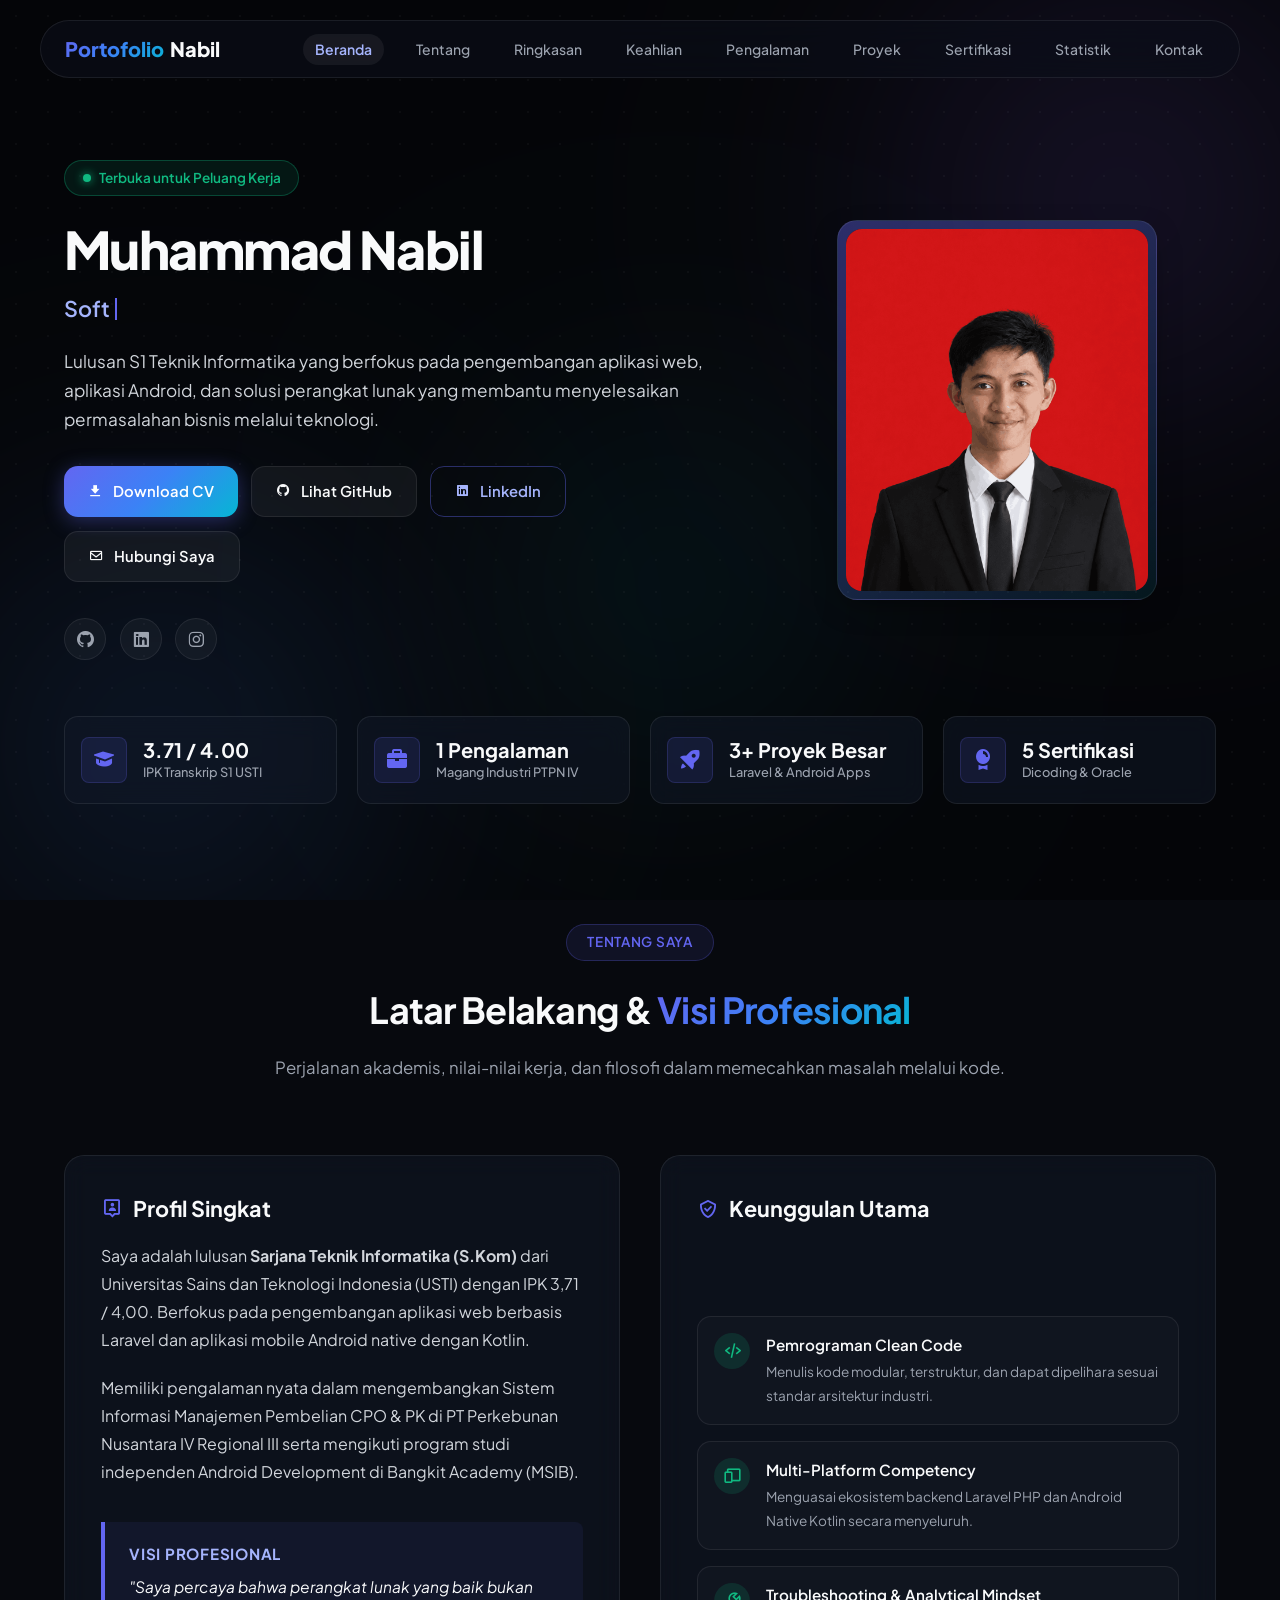
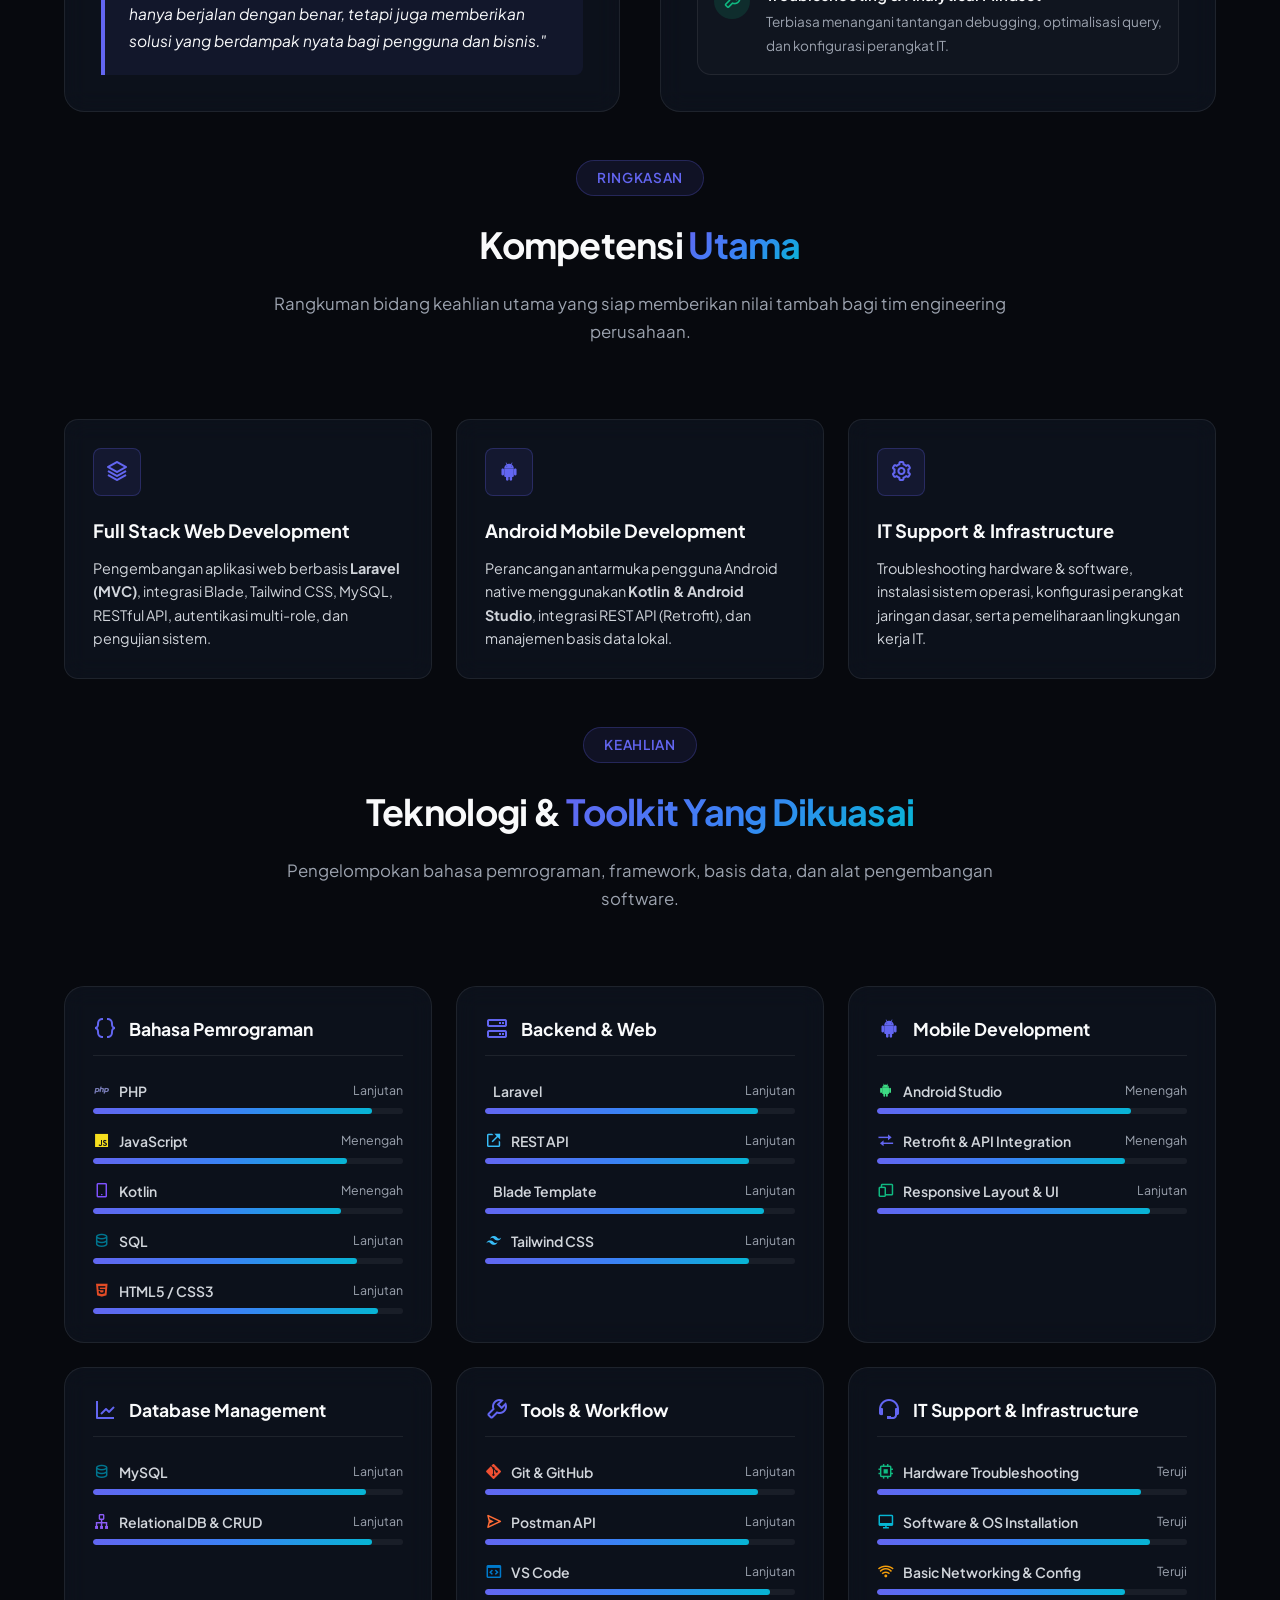
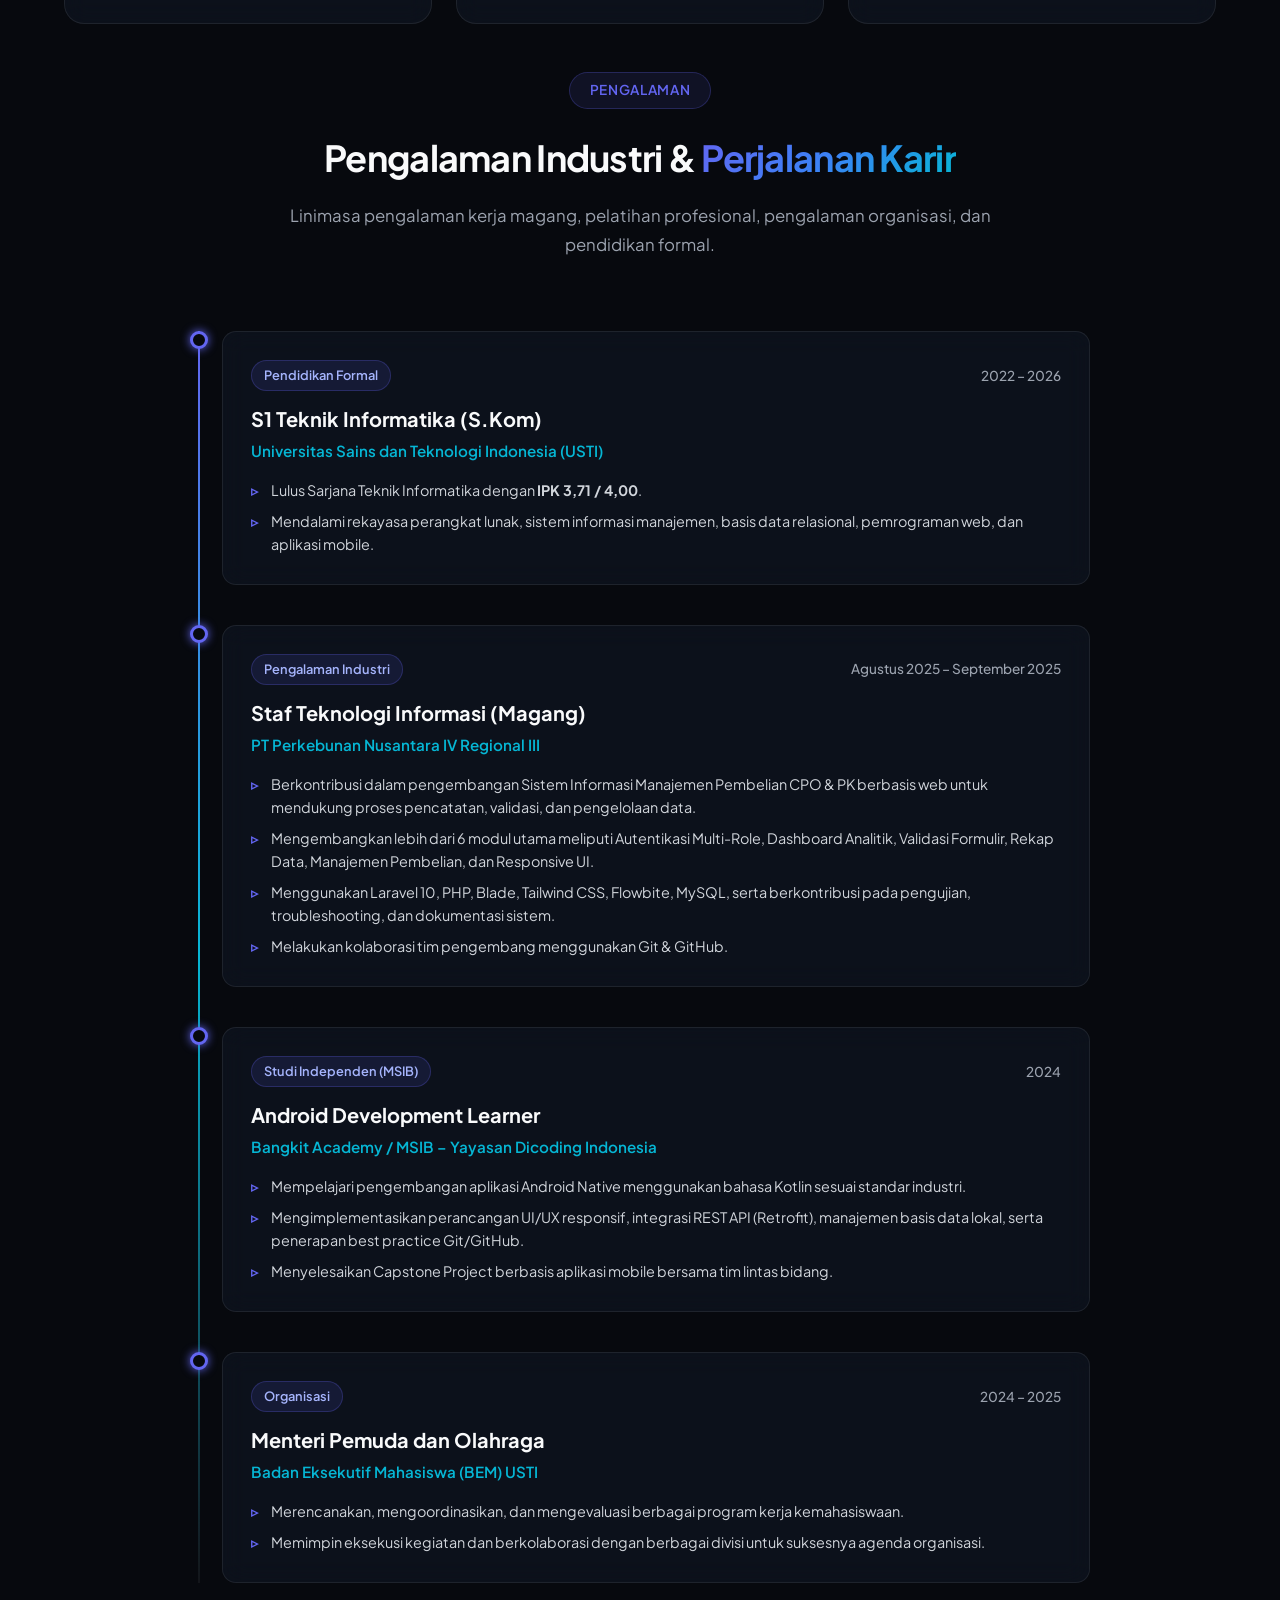
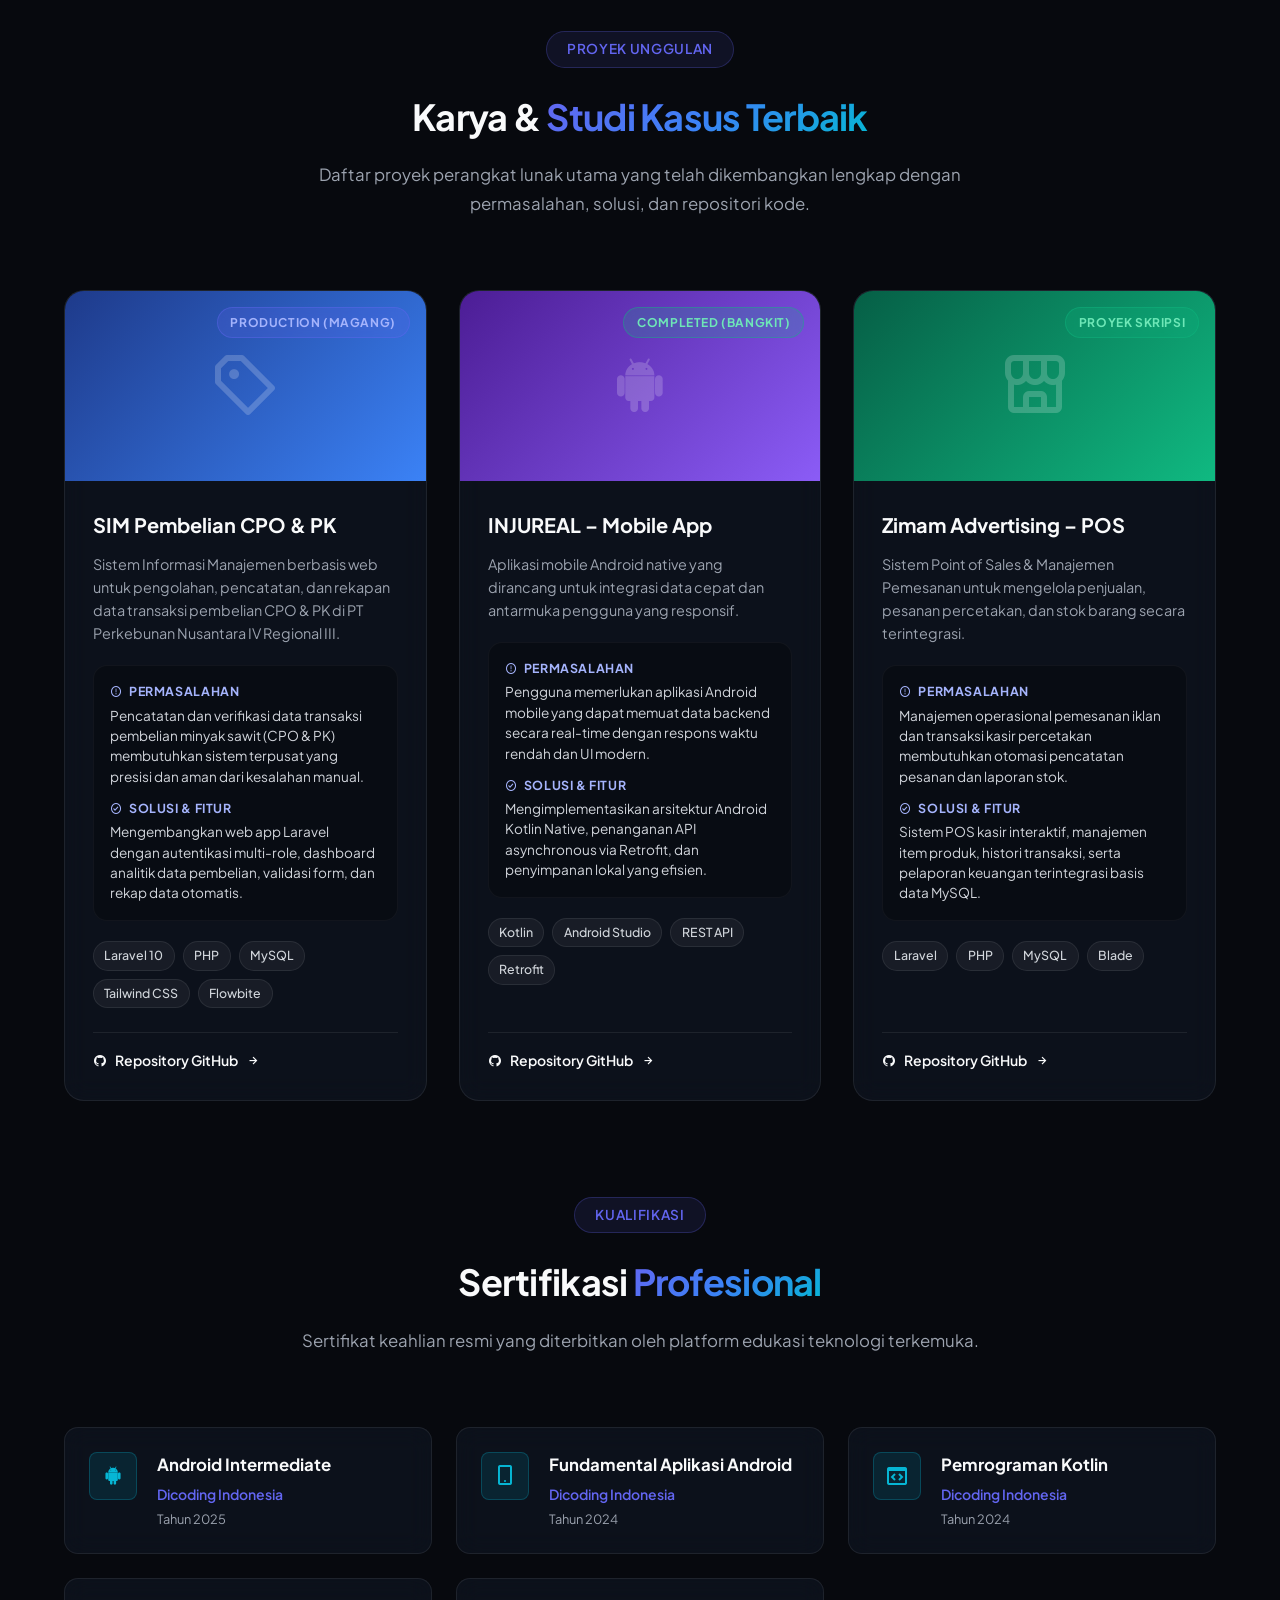
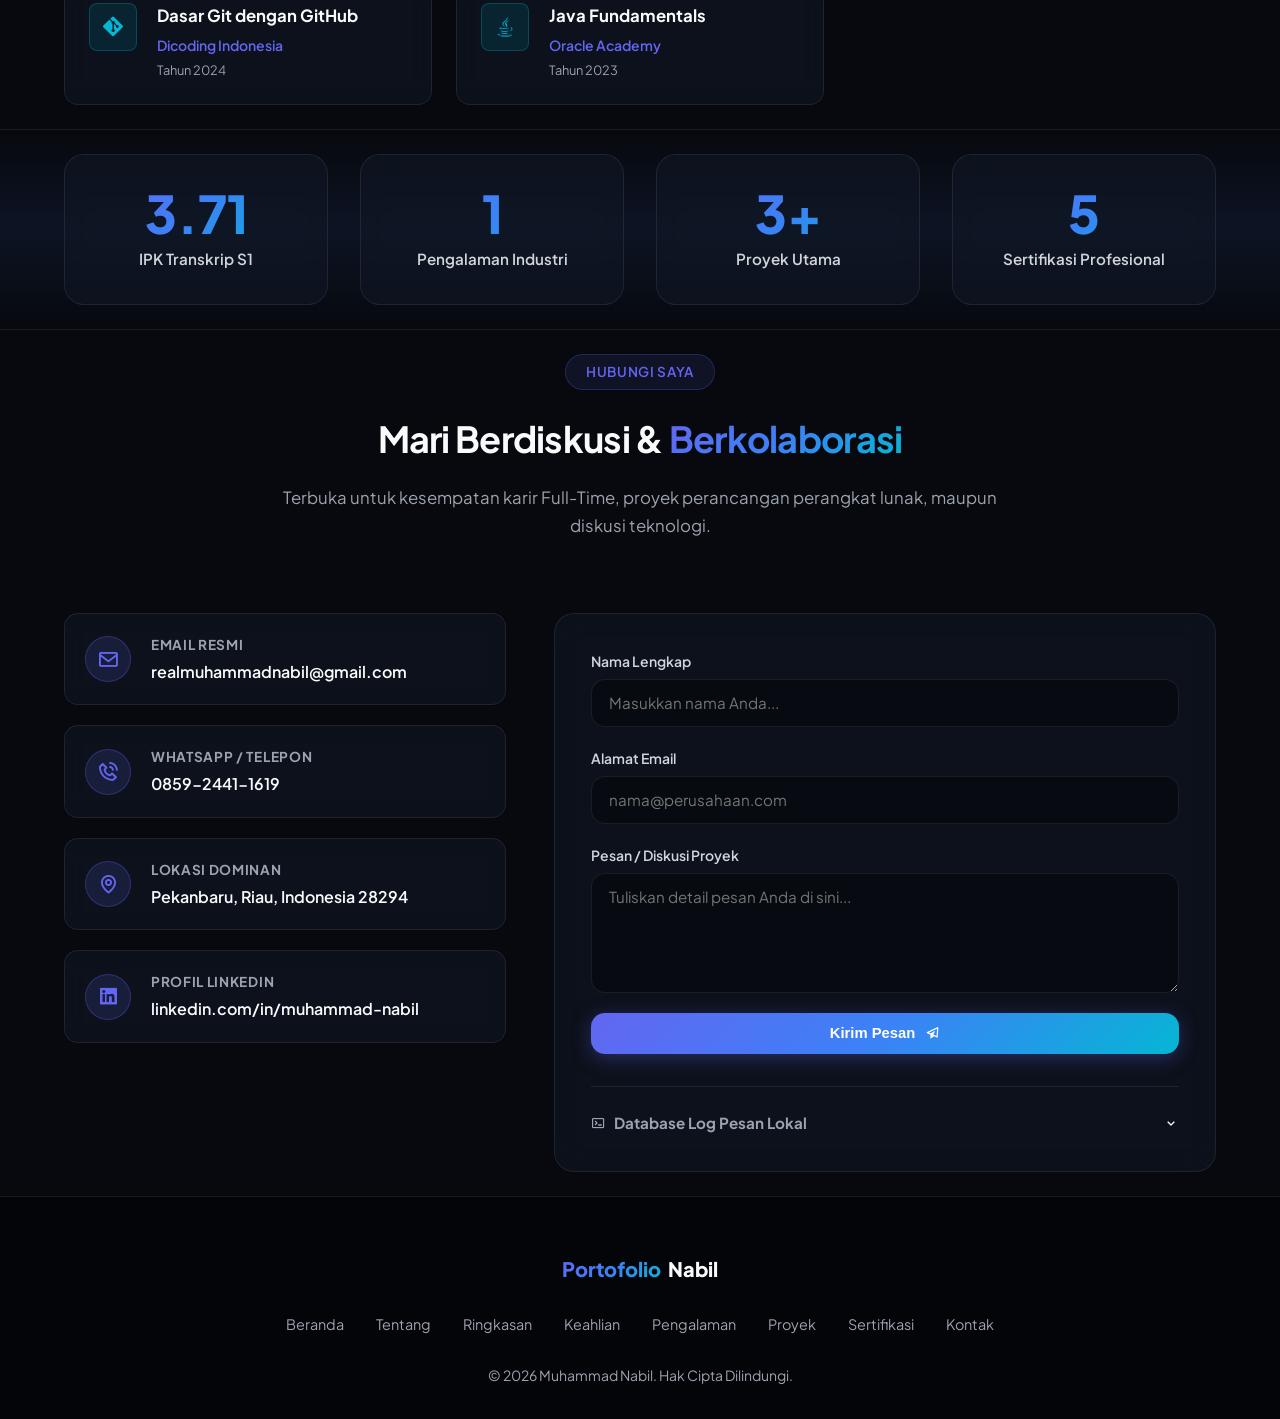
<file: index.html>
<!DOCTYPE html>
<html lang="id">

<head>
    <meta charset="UTF-8">
    <meta http-equiv="X-UA-Compatible" content="IE=edge">
    <meta name="viewport" content="width=device-width, initial-scale=1.0">

    <!-- SEO Meta Tags -->
    <title>Muhammad Nabil | Software Engineer, Laravel & Android Developer</title>
    <meta name="description"
        content="Portofolio Profesional Muhammad Nabil - Software Engineer, Laravel Developer, & Android Developer. Lulusan S1 Teknik Informatika USTI Pekanbaru dengan IPK 3.71/4.00, berpengalaman di PTPN IV Regional III dan Bangkit Academy.">
    <meta name="keywords"
        content="Muhammad Nabil, Muhammad Nabil, Software Engineer, Laravel Developer, Android Developer, Web Developer Pekanbaru, Bangkit Academy, PTPN IV Regional III, Portofolio IT">
    <meta name="author" content="Muhammad Nabil">
    <meta name="robots" content="index, follow">
    <link rel="canonical" href="https://nabil17-alt.github.io/Portofolio/" />

    <!-- Open Graph / Facebook / LinkedIn -->
    <meta property="og:type" content="website">
    <meta property="og:url" content="https://nabil17-alt.github.io/Portofolio/">
    <meta property="og:title" content="Muhammad Nabil | Software Engineer & Developer">
    <meta property="og:description"
        content="Portofolio profesional Muhammad Nabil - Software Engineer, Laravel Developer, dan Android Developer lulusan USTI (IPK 3.71/4.00).">
    <meta property="og:image" content="./pages/img/Muhammad_Nabil.png">
    <meta property="og:locale" content="id_ID">

    <!-- Twitter Card -->
    <meta name="twitter:card" content="summary_large_image">
    <meta name="twitter:url" content="https://nabil17-alt.github.io/Portofolio/">
    <meta name="twitter:title" content="Muhammad Nabil | Software Engineer & Developer">
    <meta name="twitter:description"
        content="Portofolio profesional Software Engineer, Laravel & Android Developer. Lulusan S1 Teknik Informatika IPK 3.71.">
    <meta name="twitter:image" content="./pages/img/Muhammad_Nabil.png">

    <!-- Favicon & Stylesheets -->
    <link rel="shortcut icon" href="./pages/img/Muhammad_Nabil2.png" type="image/png" />
    <link rel="stylesheet" href="index.css">
    <link href="https://unpkg.com/boxicons@2.1.4/css/boxicons.min.css" rel="stylesheet">

    <!-- Schema.org Person Structured Data (JSON-LD) -->
    <script type="application/ld+json">
    {
      "@context": "https://schema.org",
      "@type": "Person",
      "name": "Muhammad Nabil",
      "honorificSuffix": "S.Kom",
      "jobTitle": "Software Engineer",
      "worksFor": {
        "@type": "Organization",
        "name": "PT Perkebunan Nusantara IV Regional III"
      },
      "alumniOf": {
        "@type": "EducationalOrganization",
        "name": "Universitas Sains dan Teknologi Indonesia (USTI)"
      },
      "url": "https://nabil17-alt.github.io/Portofolio/",
      "sameAs": [
        "https://github.com/Nabil17-alt",
        "https://www.linkedin.com/in/muhammad-nabil-377629272/",
        "https://www.instagram.com/muhammadnabil_17/"
      ],
      "knowsAbout": [
        "Software Engineering",
        "Laravel",
        "PHP",
        "Android Development",
        "Kotlin",
        "MySQL",
        "REST API",
        "IT Support"
      ],
      "address": {
        "@type": "PostalAddress",
        "addressLocality": "Pekanbaru",
        "addressRegion": "Riau",
        "addressCountry": "ID"
      }
    }
    </script>
</head>

<body>
    <!-- Top Scroll Progress Bar -->
    <div class="scroll-progress-container">
        <div class="scroll-progress-bar" id="scroll-bar"></div>
    </div>

    <!-- Background Aurora Effect -->
    <div class="aurora-container">
        <div class="aurora aurora-1"></div>
        <div class="aurora aurora-2"></div>
        <div class="aurora aurora-3"></div>
    </div>

    <!-- Scroll To Top Button -->
    <div class="scroll-top" id="scroll-top-btn" aria-label="Kembali ke atas">
        <i class="bx bx-up-arrow-alt"></i>
    </div>

    <!-- Floating Navigation Header -->
    <header id="header">
        <div class="nav container">
            <a href="#home" class="logo"><span>Portofolio</span>Nabil</a>
            <ul class="navbar">
                <li><a href="#home" class="nav-link active">Beranda</a></li>
                <li><a href="#about" class="nav-link">Tentang</a></li>
                <li><a href="#summary" class="nav-link">Ringkasan</a></li>
                <li><a href="#skills" class="nav-link">Keahlian</a></li>
                <li><a href="#experience" class="nav-link">Pengalaman</a></li>
                <li><a href="#projects" class="nav-link">Proyek</a></li>
                <li><a href="#certifications" class="nav-link">Sertifikasi</a></li>
                <li><a href="#stats" class="nav-link">Statistik</a></li>
                <li><a href="#contact" class="nav-link">Kontak</a></li>
            </ul>
            <div class="menu-icon" id="menu-toggle" aria-label="Toggle Menu">
                <span></span>
                <span></span>
                <span></span>
            </div>
        </div>
    </header>

    <main>
        <!-- 1. Hero Section -->
        <section class="hero container" id="home">
            <div class="hero-wrapper">
                <div class="hero-text fade-up-element">
                    <div class="hero-tag">
                        <span class="hero-tag-dot"></span>
                        Terbuka untuk Peluang Kerja
                    </div>
                    <h1>Muhammad Nabil</h1>
                    <div class="typing-container">
                        <span id="typing-text"></span>
                        <span class="typing-cursor"></span>
                    </div>
                    <p class="hero-desc">
                        Lulusan S1 Teknik Informatika yang berfokus pada pengembangan aplikasi web, aplikasi Android, dan solusi perangkat lunak yang membantu menyelesaikan permasalahan bisnis melalui teknologi.
                    </p>

                    <!-- CTA Buttons -->
                    <div class="hero-cta-group">
                        <a href="./pages/CV_Muhammad_Nabil.pdf" class="btn btn-primary" download>
                            <i class="bx bxs-download"></i> Download CV
                        </a>
                        <a href="https://github.com/Nabil17-alt" target="_blank" rel="noopener" class="btn btn-secondary">
                            <i class="bx bxl-github"></i> Lihat GitHub
                        </a>
                        <a href="https://www.linkedin.com/in/muhammad-nabil-377629272/" target="_blank" rel="noopener" class="btn btn-outline">
                            <i class="bx bxl-linkedin-square"></i> LinkedIn
                        </a>
                        <a href="#contact" class="btn btn-secondary">
                            <i class="bx bx-envelope"></i> Hubungi Saya
                        </a>
                    </div>

                    <!-- Social Icons -->
                    <div class="hero-socials">
                        <a href="https://github.com/Nabil17-alt" target="_blank" rel="noopener" class="social-btn" aria-label="GitHub"><i class="bx bxl-github"></i></a>
                        <a href="https://www.linkedin.com/in/muhammad-nabil-377629272/" target="_blank" rel="noopener" class="social-btn" aria-label="LinkedIn"><i class="bx bxl-linkedin-square"></i></a>
                        <a href="https://www.instagram.com/muhammadnabil_17/" target="_blank" rel="noopener" class="social-btn" aria-label="Instagram"><i class="bx bxl-instagram"></i></a>
                    </div>
                </div>

                <div class="hero-img-container fade-up-element">
                    <div class="hero-img-wrapper">
                        <div class="hero-img-inner">
                            <img src="./pages/img/Muhammad_Nabil.png" alt="Foto Profil Muhammad Nabil" loading="lazy">
                        </div>
                    </div>
                </div>
            </div>

            <!-- Professional Summary Cards (Below Hero) -->
            <div class="hero-summary-cards fade-up-element">
                <div class="summary-card">
                    <div class="summary-icon"><i class="bx bxs-graduation"></i></div>
                    <div class="summary-content">
                        <h4>3.71 / 4.00</h4>
                        <p>IPK Transkrip S1 USTI</p>
                    </div>
                </div>
                <div class="summary-card">
                    <div class="summary-icon"><i class="bx bxs-briefcase"></i></div>
                    <div class="summary-content">
                        <h4>1 Pengalaman</h4>
                        <p>Magang Industri PTPN IV</p>
                    </div>
                </div>
                <div class="summary-card">
                    <div class="summary-icon"><i class="bx bxs-rocket"></i></div>
                    <div class="summary-content">
                        <h4>3+ Proyek Besar</h4>
                        <p>Laravel & Android Apps</p>
                    </div>
                </div>
                <div class="summary-card">
                    <div class="summary-icon"><i class="bx bxs-award"></i></div>
                    <div class="summary-content">
                        <h4>5 Sertifikasi</h4>
                        <p>Dicoding & Oracle</p>
                    </div>
                </div>
            </div>
        </section>

        <!-- 2. Tentang Saya Section -->
        <section class="about container fade-up-element" id="about">
            <div class="section-header">
                <span class="section-tag">Tentang Saya</span>
                <h2 class="section-title">Latar Belakang & <span>Visi Profesional</span></h2>
                <p class="section-subtitle">
                    Perjalanan akademis, nilai-nilai kerja, dan filosofi dalam memecahkan masalah melalui kode.
                </p>
            </div>

            <div class="about-grid">
                <div class="about-card">
                    <div>
                        <div class="about-card-title">
                            <i class="bx bx-user-pin"></i> Profil Singkat
                        </div>
                        <p>
                            Saya adalah lulusan <strong>Sarjana Teknik Informatika (S.Kom)</strong> dari Universitas Sains dan Teknologi Indonesia (USTI) dengan IPK 3,71 / 4,00. Berfokus pada pengembangan aplikasi web berbasis Laravel dan aplikasi mobile Android native dengan Kotlin.
                        </p>
                        <p>
                            Memiliki pengalaman nyata dalam mengembangkan Sistem Informasi Manajemen Pembelian CPO & PK di PT Perkebunan Nusantara IV Regional III serta mengikuti program studi independen Android Development di Bangkit Academy (MSIB).
                        </p>
                    </div>

                    <div class="vision-box">
                        <h4>Visi Profesional</h4>
                        <p>"Saya percaya bahwa perangkat lunak yang baik bukan hanya berjalan dengan benar, tetapi juga memberikan solusi yang berdampak nyata bagi pengguna dan bisnis."</p>
                    </div>
                </div>

                <div class="about-card">
                    <div class="about-card-title">
                        <i class="bx bx-check-shield"></i> Keunggulan Utama
                    </div>
                    <div class="about-highlights">
                        <div class="highlight-item">
                            <div class="highlight-icon"><i class="bx bx-code-alt"></i></div>
                            <div class="highlight-text">
                                <h5>Pemrograman Clean Code</h5>
                                <p>Menulis kode modular, terstruktur, dan dapat dipelihara sesuai standar arsitektur industri.</p>
                            </div>
                        </div>
                        <div class="highlight-item">
                            <div class="highlight-icon"><i class="bx bx-devices"></i></div>
                            <div class="highlight-text">
                                <h5>Multi-Platform Competency</h5>
                                <p>Menguasai ekosistem backend Laravel PHP dan Android Native Kotlin secara menyeluruh.</p>
                            </div>
                        </div>
                        <div class="highlight-item">
                            <div class="highlight-icon"><i class="bx bx-wrench"></i></div>
                            <div class="highlight-text">
                                <h5>Troubleshooting & Analytical Mindset</h5>
                                <p>Terbiasa menangani tantangan debugging, optimalisasi query, dan konfigurasi perangkat IT.</p>
                            </div>
                        </div>
                    </div>
                </div>
            </div>
        </section>

        <!-- 3. Ringkasan Profesional Section -->
        <section class="summary-section container fade-up-element" id="summary">
            <div class="section-header">
                <span class="section-tag">Ringkasan</span>
                <h2 class="section-title">Kompetensi <span>Utama</span></h2>
                <p class="section-subtitle">
                    Rangkuman bidang keahlian utama yang siap memberikan nilai tambah bagi tim engineering perusahaan.
                </p>
            </div>

            <div class="summary-grid">
                <div class="prof-summary-box">
                    <div class="prof-icon-badge"><i class="bx bx-layer"></i></div>
                    <h3>Full Stack Web Development</h3>
                    <p>
                        Pengembangan aplikasi web berbasis <strong>Laravel (MVC)</strong>, integrasi Blade, Tailwind CSS, MySQL, RESTful API, autentikasi multi-role, dan pengujian sistem.
                    </p>
                </div>
                <div class="prof-summary-box">
                    <div class="prof-icon-badge"><i class="bx bxl-android"></i></div>
                    <h3>Android Mobile Development</h3>
                    <p>
                        Perancangan antarmuka pengguna Android native menggunakan <strong>Kotlin & Android Studio</strong>, integrasi REST API (Retrofit), dan manajemen basis data lokal.
                    </p>
                </div>
                <div class="prof-summary-box">
                    <div class="prof-icon-badge"><i class="bx bx-cog"></i></div>
                    <h3>IT Support & Infrastructure</h3>
                    <p>
                        Troubleshooting hardware & software, instalasi sistem operasi, konfigurasi perangkat jaringan dasar, serta pemeliharaan lingkungan kerja IT.
                    </p>
                </div>
            </div>
        </section>

        <!-- 4. Keahlian Section -->
        <section class="skills container fade-up-element" id="skills">
            <div class="section-header">
                <span class="section-tag">Keahlian</span>
                <h2 class="section-title">Teknologi & <span>Toolkit Yang Dikuasai</span></h2>
                <p class="section-subtitle">
                    Pengelompokan bahasa pemrograman, framework, basis data, dan alat pengembangan software.
                </p>
            </div>

            <div class="skills-grid">
                <!-- Bahasa Pemrograman -->
                <div class="skills-category">
                    <div class="category-header">
                        <i class="bx bx-code-curly"></i>
                        <h3>Bahasa Pemrograman</h3>
                    </div>
                    <div class="skills-list">
                        <div class="skill-item-row">
                            <div class="skill-label-group">
                                <span class="skill-name"><i class="bx bxl-php" style="color:#777bb4"></i> PHP</span>
                                <span class="skill-level-text">Lanjutan</span>
                            </div>
                            <div class="skill-progress-bg"><div class="skill-progress-fill" style="width: 90%;"></div></div>
                        </div>
                        <div class="skill-item-row">
                            <div class="skill-label-group">
                                <span class="skill-name"><i class="bx bxl-javascript" style="color:#f7df1e"></i> JavaScript</span>
                                <span class="skill-level-text">Menengah</span>
                            </div>
                            <div class="skill-progress-bg"><div class="skill-progress-fill" style="width: 82%;"></div></div>
                        </div>
                        <div class="skill-item-row">
                            <div class="skill-label-group">
                                <span class="skill-name"><i class="bx bx-mobile-alt" style="color:#7f52ff"></i> Kotlin</span>
                                <span class="skill-level-text">Menengah</span>
                            </div>
                            <div class="skill-progress-bg"><div class="skill-progress-fill" style="width: 80%;"></div></div>
                        </div>
                        <div class="skill-item-row">
                            <div class="skill-label-group">
                                <span class="skill-name"><i class="bx bx-data" style="color:#00758f"></i> SQL</span>
                                <span class="skill-level-text">Lanjutan</span>
                            </div>
                            <div class="skill-progress-bg"><div class="skill-progress-fill" style="width: 85%;"></div></div>
                        </div>
                        <div class="skill-item-row">
                            <div class="skill-label-group">
                                <span class="skill-name"><i class="bx bxl-html5" style="color:#e34c26"></i> HTML5 / CSS3</span>
                                <span class="skill-level-text">Lanjutan</span>
                            </div>
                            <div class="skill-progress-bg"><div class="skill-progress-fill" style="width: 92%;"></div></div>
                        </div>
                    </div>
                </div>

                <!-- Backend -->
                <div class="skills-category">
                    <div class="category-header">
                        <i class="bx bx-server"></i>
                        <h3>Backend & Web</h3>
                    </div>
                    <div class="skills-list">
                        <div class="skill-item-row">
                            <div class="skill-label-group">
                                <span class="skill-name"><i class="bx bxl-laravel" style="color:#ff2d20"></i> Laravel</span>
                                <span class="skill-level-text">Lanjutan</span>
                            </div>
                            <div class="skill-progress-bg"><div class="skill-progress-fill" style="width: 88%;"></div></div>
                        </div>
                        <div class="skill-item-row">
                            <div class="skill-label-group">
                                <span class="skill-name"><i class="bx bx-link-external" style="color:#38bdf8"></i> REST API</span>
                                <span class="skill-level-text">Lanjutan</span>
                            </div>
                            <div class="skill-progress-bg"><div class="skill-progress-fill" style="width: 85%;"></div></div>
                        </div>
                        <div class="skill-item-row">
                            <div class="skill-label-group">
                                <span class="skill-name"><i class="bx bxs-file-code" style="color:#f05340"></i> Blade Template</span>
                                <span class="skill-level-text">Lanjutan</span>
                            </div>
                            <div class="skill-progress-bg"><div class="skill-progress-fill" style="width: 90%;"></div></div>
                        </div>
                        <div class="skill-item-row">
                            <div class="skill-label-group">
                                <span class="skill-name"><i class="bx bxl-tailwind-css" style="color:#38bdf8"></i> Tailwind CSS</span>
                                <span class="skill-level-text">Lanjutan</span>
                            </div>
                            <div class="skill-progress-bg"><div class="skill-progress-fill" style="width: 85%;"></div></div>
                        </div>
                    </div>
                </div>

                <!-- Mobile Development -->
                <div class="skills-category">
                    <div class="category-header">
                        <i class="bx bxl-android"></i>
                        <h3>Mobile Development</h3>
                    </div>
                    <div class="skills-list">
                        <div class="skill-item-row">
                            <div class="skill-label-group">
                                <span class="skill-name"><i class="bx bxl-android" style="color:#3ddc84"></i> Android Studio</span>
                                <span class="skill-level-text">Menengah</span>
                            </div>
                            <div class="skill-progress-bg"><div class="skill-progress-fill" style="width: 82%;"></div></div>
                        </div>
                        <div class="skill-item-row">
                            <div class="skill-label-group">
                                <span class="skill-name"><i class="bx bx-transfer" style="color:#6366f1"></i> Retrofit & API Integration</span>
                                <span class="skill-level-text">Menengah</span>
                            </div>
                            <div class="skill-progress-bg"><div class="skill-progress-fill" style="width: 80%;"></div></div>
                        </div>
                        <div class="skill-item-row">
                            <div class="skill-label-group">
                                <span class="skill-name"><i class="bx bx-devices" style="color:#10b981"></i> Responsive Layout & UI</span>
                                <span class="skill-level-text">Lanjutan</span>
                            </div>
                            <div class="skill-progress-bg"><div class="skill-progress-fill" style="width: 88%;"></div></div>
                        </div>
                    </div>
                </div>

                <!-- Database -->
                <div class="skills-category">
                    <div class="category-header">
                        <i class="bx bx-line-chart"></i>
                        <h3>Database Management</h3>
                    </div>
                    <div class="skills-list">
                        <div class="skill-item-row">
                            <div class="skill-label-group">
                                <span class="skill-name"><i class="bx bx-data" style="color:#00758f"></i> MySQL</span>
                                <span class="skill-level-text">Lanjutan</span>
                            </div>
                            <div class="skill-progress-bg"><div class="skill-progress-fill" style="width: 88%;"></div></div>
                        </div>
                        <div class="skill-item-row">
                            <div class="skill-label-group">
                                <span class="skill-name"><i class="bx bx-sitemap" style="color:#8b5cf6"></i> Relational DB & CRUD</span>
                                <span class="skill-level-text">Lanjutan</span>
                            </div>
                            <div class="skill-progress-bg"><div class="skill-progress-fill" style="width: 90%;"></div></div>
                        </div>
                    </div>
                </div>

                <!-- Tools -->
                <div class="skills-category">
                    <div class="category-header">
                        <i class="bx bx-wrench"></i>
                        <h3>Tools & Workflow</h3>
                    </div>
                    <div class="skills-list">
                        <div class="skill-item-row">
                            <div class="skill-label-group">
                                <span class="skill-name"><i class="bx bxl-git" style="color:#f05032"></i> Git & GitHub</span>
                                <span class="skill-level-text">Lanjutan</span>
                            </div>
                            <div class="skill-progress-bg"><div class="skill-progress-fill" style="width: 88%;"></div></div>
                        </div>
                        <div class="skill-item-row">
                            <div class="skill-label-group">
                                <span class="skill-name"><i class="bx bx-send" style="color:#ff6c37"></i> Postman API</span>
                                <span class="skill-level-text">Lanjutan</span>
                            </div>
                            <div class="skill-progress-bg"><div class="skill-progress-fill" style="width: 85%;"></div></div>
                        </div>
                        <div class="skill-item-row">
                            <div class="skill-label-group">
                                <span class="skill-name"><i class="bx bx-code-block" style="color:#007acc"></i> VS Code</span>
                                <span class="skill-level-text">Lanjutan</span>
                            </div>
                            <div class="skill-progress-bg"><div class="skill-progress-fill" style="width: 92%;"></div></div>
                        </div>
                    </div>
                </div>

                <!-- IT Support -->
                <div class="skills-category">
                    <div class="category-header">
                        <i class="bx bx-support"></i>
                        <h3>IT Support & Infrastructure</h3>
                    </div>
                    <div class="skills-list">
                        <div class="skill-item-row">
                            <div class="skill-label-group">
                                <span class="skill-name"><i class="bx bx-chip" style="color:#10b981"></i> Hardware Troubleshooting</span>
                                <span class="skill-level-text">Teruji</span>
                            </div>
                            <div class="skill-progress-bg"><div class="skill-progress-fill" style="width: 85%;"></div></div>
                        </div>
                        <div class="skill-item-row">
                            <div class="skill-label-group">
                                <span class="skill-name"><i class="bx bx-desktop" style="color:#06b6d4"></i> Software & OS Installation</span>
                                <span class="skill-level-text">Teruji</span>
                            </div>
                            <div class="skill-progress-bg"><div class="skill-progress-fill" style="width: 88%;"></div></div>
                        </div>
                        <div class="skill-item-row">
                            <div class="skill-label-group">
                                <span class="skill-name"><i class="bx bx-wifi" style="color:#f59e0b"></i> Basic Networking & Config</span>
                                <span class="skill-level-text">Teruji</span>
                            </div>
                            <div class="skill-progress-bg"><div class="skill-progress-fill" style="width: 80%;"></div></div>
                        </div>
                    </div>
                </div>
            </div>
        </section>

        <!-- 5. Pengalaman Section -->
        <section class="timeline-section container fade-up-element" id="experience">
            <div class="section-header">
                <span class="section-tag">Pengalaman</span>
                <h2 class="section-title">Pengalaman Industri & <span>Perjalanan Karir</span></h2>
                <p class="section-subtitle">
                    Linimasa pengalaman kerja magang, pelatihan profesional, pengalaman organisasi, dan pendidikan formal.
                </p>
            </div>

            <div class="timeline">
                <!-- 1. Pendidikan USTI -->
                <div class="timeline-item">
                    <div class="timeline-dot"></div>
                    <div class="timeline-content">
                        <div class="timeline-header">
                            <span class="timeline-badge">Pendidikan Formal</span>
                            <span class="timeline-date">2022 – 2026</span>
                        </div>
                        <h3>S1 Teknik Informatika (S.Kom)</h3>
                        <h4>Universitas Sains dan Teknologi Indonesia (USTI)</h4>
                        <ul class="timeline-achievements">
                            <li>Lulus Sarjana Teknik Informatika dengan <strong>IPK 3,71 / 4,00</strong>.</li>
                            <li>Mendalami rekayasa perangkat lunak, sistem informasi manajemen, basis data relasional, pemrograman web, dan aplikasi mobile.</li>
                        </ul>
                    </div>
                </div>

                <!-- 2. Magang PTPN IV -->
                <div class="timeline-item">
                    <div class="timeline-dot"></div>
                    <div class="timeline-content">
                        <div class="timeline-header">
                            <span class="timeline-badge">Pengalaman Industri</span>
                            <span class="timeline-date">Agustus 2025 – September 2025</span>
                        </div>
                        <h3>Staf Teknologi Informasi (Magang)</h3>
                        <h4>PT Perkebunan Nusantara IV Regional III</h4>
                        <ul class="timeline-achievements">
                            <li>Berkontribusi dalam pengembangan Sistem Informasi Manajemen Pembelian CPO & PK berbasis web untuk mendukung proses pencatatan, validasi, dan pengelolaan data.</li>
                            <li>Mengembangkan lebih dari 6 modul utama meliputi Autentikasi Multi-Role, Dashboard Analitik, Validasi Formulir, Rekap Data, Manajemen Pembelian, dan Responsive UI.</li>
                            <li>Menggunakan Laravel 10, PHP, Blade, Tailwind CSS, Flowbite, MySQL, serta berkontribusi pada pengujian, troubleshooting, dan dokumentasi sistem.</li>
                            <li>Melakukan kolaborasi tim pengembang menggunakan Git & GitHub.</li>
                        </ul>
                    </div>
                </div>

                <!-- 3. Bangkit Academy -->
                <div class="timeline-item">
                    <div class="timeline-dot"></div>
                    <div class="timeline-content">
                        <div class="timeline-header">
                            <span class="timeline-badge">Studi Independen (MSIB)</span>
                            <span class="timeline-date">2024</span>
                        </div>
                        <h3>Android Development Learner</h3>
                        <h4>Bangkit Academy / MSIB – Yayasan Dicoding Indonesia</h4>
                        <ul class="timeline-achievements">
                            <li>Mempelajari pengembangan aplikasi Android Native menggunakan bahasa Kotlin sesuai standar industri.</li>
                            <li>Mengimplementasikan perancangan UI/UX responsif, integrasi REST API (Retrofit), manajemen basis data lokal, serta penerapan best practice Git/GitHub.</li>
                            <li>Menyelesaikan Capstone Project berbasis aplikasi mobile bersama tim lintas bidang.</li>
                        </ul>
                    </div>
                </div>

                <!-- 4. BEM USTI -->
                <div class="timeline-item">
                    <div class="timeline-dot"></div>
                    <div class="timeline-content">
                        <div class="timeline-header">
                            <span class="timeline-badge">Organisasi</span>
                            <span class="timeline-date">2024 – 2025</span>
                        </div>
                        <h3>Menteri Pemuda dan Olahraga</h3>
                        <h4>Badan Eksekutif Mahasiswa (BEM) USTI</h4>
                        <ul class="timeline-achievements">
                            <li>Merencanakan, mengoordinasikan, dan mengevaluasi berbagai program kerja kemahasiswaan.</li>
                            <li>Memimpin eksekusi kegiatan dan berkolaborasi dengan berbagai divisi untuk suksesnya agenda organisasi.</li>
                        </ul>
                    </div>
                </div>
            </div>
        </section>

        <!-- 6. Proyek Unggulan Section -->
        <section class="portofolio container fade-up-element" id="projects">
            <div class="section-header">
                <span class="section-tag">Proyek Unggulan</span>
                <h2 class="section-title">Karya & <span>Studi Kasus Terbaik</span></h2>
                <p class="section-subtitle">
                    Daftar proyek perangkat lunak utama yang telah dikembangkan lengkap dengan permasalahan, solusi, dan repositori kode.
                </p>
            </div>

            <div class="projects-grid">
                <!-- Project 1 -->
                <div class="project-card">
                    <div class="project-img-box">
                        <div class="project-gradient-bg" style="background: linear-gradient(135deg, #1e3a8a, #3b82f6);">
                            <i class="bx bx-purchase-tag-alt project-icon-preview"></i>
                        </div>
                        <span class="project-status-badge status-production">Production (Magang)</span>
                    </div>
                    <div class="project-body">
                        <div>
                            <div class="project-header-row">
                                <h3 class="project-title">SIM Pembelian CPO & PK</h3>
                            </div>
                            <p class="project-desc">
                                Sistem Informasi Manajemen berbasis web untuk pengolahan, pencatatan, dan rekapan data transaksi pembelian CPO & PK di PT Perkebunan Nusantara IV Regional III.
                            </p>

                            <div class="project-details-grid">
                                <div class="detail-block">
                                    <h5><i class="bx bx-error-circle"></i> Permasalahan</h5>
                                    <p>Pencatatan dan verifikasi data transaksi pembelian minyak sawit (CPO & PK) membutuhkan sistem terpusat yang presisi dan aman dari kesalahan manual.</p>
                                </div>
                                <div class="detail-block">
                                    <h5><i class="bx bx-check-circle"></i> Solusi & Fitur</h5>
                                    <p>Mengembangkan web app Laravel dengan autentikasi multi-role, dashboard analitik data pembelian, validasi form, dan rekap data otomatis.</p>
                                </div>
                            </div>

                            <div class="project-tech-tags">
                                <span class="tech-tag">Laravel 10</span>
                                <span class="tech-tag">PHP</span>
                                <span class="tech-tag">MySQL</span>
                                <span class="tech-tag">Tailwind CSS</span>
                                <span class="tech-tag">Flowbite</span>
                            </div>
                        </div>

                        <div class="project-footer-row">
                            <a href="https://github.com/Nabil17-alt/PTPN4Regional3" target="_blank" rel="noopener" class="project-link-btn">
                                <i class="bx bxl-github"></i> Repository GitHub <i class="bx bx-right-arrow-alt"></i>
                            </a>
                        </div>
                    </div>
                </div>

                <!-- Project 2 -->
                <div class="project-card">
                    <div class="project-img-box">
                        <div class="project-gradient-bg" style="background: linear-gradient(135deg, #4c1d95, #8b5cf6);">
                            <i class="bx bxl-android project-icon-preview"></i>
                        </div>
                        <span class="project-status-badge status-completed">Completed (Bangkit)</span>
                    </div>
                    <div class="project-body">
                        <div>
                            <div class="project-header-row">
                                <h3 class="project-title">INJUREAL – Mobile App</h3>
                            </div>
                            <p class="project-desc">
                                Aplikasi mobile Android native yang dirancang untuk integrasi data cepat dan antarmuka pengguna yang responsif.
                            </p>

                            <div class="project-details-grid">
                                <div class="detail-block">
                                    <h5><i class="bx bx-error-circle"></i> Permasalahan</h5>
                                    <p>Pengguna memerlukan aplikasi Android mobile yang dapat memuat data backend secara real-time dengan respons waktu rendah dan UI modern.</p>
                                </div>
                                <div class="detail-block">
                                    <h5><i class="bx bx-check-circle"></i> Solusi & Fitur</h5>
                                    <p>Mengimplementasikan arsitektur Android Kotlin Native, penanganan API asynchronous via Retrofit, dan penyimpanan lokal yang efisien.</p>
                                </div>
                            </div>

                            <div class="project-tech-tags">
                                <span class="tech-tag">Kotlin</span>
                                <span class="tech-tag">Android Studio</span>
                                <span class="tech-tag">REST API</span>
                                <span class="tech-tag">Retrofit</span>
                            </div>
                        </div>

                        <div class="project-footer-row">
                            <a href="https://github.com/Nabil17-alt/INJUREAL" target="_blank" rel="noopener" class="project-link-btn">
                                <i class="bx bxl-github"></i> Repository GitHub <i class="bx bx-right-arrow-alt"></i>
                            </a>
                        </div>
                    </div>
                </div>

                <!-- Project 3 -->
                <div class="project-card">
                    <div class="project-img-box">
                        <div class="project-gradient-bg" style="background: linear-gradient(135deg, #065f46, #10b981);">
                            <i class="bx bx-store-alt project-icon-preview"></i>
                        </div>
                        <span class="project-status-badge status-completed">Proyek Skripsi</span>
                    </div>
                    <div class="project-body">
                        <div>
                            <div class="project-header-row">
                                <h3 class="project-title">Zimam Advertising – POS</h3>
                            </div>
                            <p class="project-desc">
                                Sistem Point of Sales & Manajemen Pemesanan untuk mengelola penjualan, pesanan percetakan, dan stok barang secara terintegrasi.
                            </p>

                            <div class="project-details-grid">
                                <div class="detail-block">
                                    <h5><i class="bx bx-error-circle"></i> Permasalahan</h5>
                                    <p>Manajemen operasional pemesanan iklan dan transaksi kasir percetakan membutuhkan otomasi pencatatan pesanan dan laporan stok.</p>
                                </div>
                                <div class="detail-block">
                                    <h5><i class="bx bx-check-circle"></i> Solusi & Fitur</h5>
                                    <p>Sistem POS kasir interaktif, manajemen item produk, histori transaksi, serta pelaporan keuangan terintegrasi basis data MySQL.</p>
                                </div>
                            </div>

                            <div class="project-tech-tags">
                                <span class="tech-tag">Laravel</span>
                                <span class="tech-tag">PHP</span>
                                <span class="tech-tag">MySQL</span>
                                <span class="tech-tag">Blade</span>
                            </div>
                        </div>

                        <div class="project-footer-row">
                            <a href="https://github.com/Nabil17-alt/Skripsi-Muhammad-Nabil" target="_blank" rel="noopener" class="project-link-btn">
                                <i class="bx bxl-github"></i> Repository GitHub <i class="bx bx-right-arrow-alt"></i>
                            </a>
                        </div>
                    </div>
                </div>
            </div>

            <!-- Dynamic GitHub Repos Fetcher Container -->
            <div id="github-projects-container" style="margin-top: 3rem;">
                <div id="github-projects" class="projects-grid"></div>
            </div>
        </section>

        <!-- 7. Sertifikasi Section -->
        <section class="certifications container fade-up-element" id="certifications">
            <div class="section-header">
                <span class="section-tag">Kualifikasi</span>
                <h2 class="section-title">Sertifikasi <span>Profesional</span></h2>
                <p class="section-subtitle">
                    Sertifikat keahlian resmi yang diterbitkan oleh platform edukasi teknologi terkemuka.
                </p>
            </div>

            <div class="certs-grid">
                <div class="cert-card">
                    <div class="cert-icon-box"><i class="bx bxl-android"></i></div>
                    <div class="cert-info">
                        <h4>Android Intermediate</h4>
                        <div class="cert-issuer">Dicoding Indonesia</div>
                        <div class="cert-year">Tahun 2025</div>
                    </div>
                </div>

                <div class="cert-card">
                    <div class="cert-icon-box"><i class="bx bx-mobile-alt"></i></div>
                    <div class="cert-info">
                        <h4>Fundamental Aplikasi Android</h4>
                        <div class="cert-issuer">Dicoding Indonesia</div>
                        <div class="cert-year">Tahun 2024</div>
                    </div>
                </div>

                <div class="cert-card">
                    <div class="cert-icon-box"><i class="bx bx-code-block"></i></div>
                    <div class="cert-info">
                        <h4>Pemrograman Kotlin</h4>
                        <div class="cert-issuer">Dicoding Indonesia</div>
                        <div class="cert-year">Tahun 2024</div>
                    </div>
                </div>

                <div class="cert-card">
                    <div class="cert-icon-box"><i class="bx bxl-git"></i></div>
                    <div class="cert-info">
                        <h4>Dasar Git dengan GitHub</h4>
                        <div class="cert-issuer">Dicoding Indonesia</div>
                        <div class="cert-year">Tahun 2024</div>
                    </div>
                </div>

                <div class="cert-card">
                    <div class="cert-icon-box"><i class="bx bxl-java"></i></div>
                    <div class="cert-info">
                        <h4>Java Fundamentals</h4>
                        <div class="cert-issuer">Oracle Academy</div>
                        <div class="cert-year">Tahun 2023</div>
                    </div>
                </div>
            </div>
        </section>

        <!-- 8. Statistik Section -->
        <section class="stats-section fade-up-element" id="stats">
            <div class="container">
                <div class="stats-grid">
                    <div class="stat-box">
                        <div class="stat-number" data-target="3.71">3.71</div>
                        <div class="stat-label">IPK Transkrip S1</div>
                    </div>
                    <div class="stat-box">
                        <div class="stat-number" data-target="1">1</div>
                        <div class="stat-label">Pengalaman Industri</div>
                    </div>
                    <div class="stat-box">
                        <div class="stat-number" data-target="3">3+</div>
                        <div class="stat-label">Proyek Utama</div>
                    </div>
                    <div class="stat-box">
                        <div class="stat-number" data-target="5">5</div>
                        <div class="stat-label">Sertifikasi Profesional</div>
                    </div>
                </div>
            </div>
        </section>

        <!-- 9. Kontak Section -->
        <section class="contact container fade-up-element" id="contact">
            <div class="section-header">
                <span class="section-tag">Hubungi Saya</span>
                <h2 class="section-title">Mari Berdiskusi & <span>Berkolaborasi</span></h2>
                <p class="section-subtitle">
                    Terbuka untuk kesempatan karir Full-Time, proyek perancangan perangkat lunak, maupun diskusi teknologi.
                </p>
            </div>

            <div class="contact-grid">
                <div class="contact-info-column">
                    <div class="contact-card">
                        <div class="contact-icon"><i class="bx bx-envelope"></i></div>
                        <div class="contact-details">
                            <h4>Email Resmi</h4>
                            <p><a href="mailto:realmuhammadnabil@gmail.com">realmuhammadnabil@gmail.com</a></p>
                        </div>
                    </div>

                    <div class="contact-card">
                        <div class="contact-icon"><i class="bx bx-phone-call"></i></div>
                        <div class="contact-details">
                            <h4>WhatsApp / Telepon</h4>
                            <p><a href="https://wa.me/6285924411619" target="_blank" rel="noopener">0859-2441-1619</a></p>
                        </div>
                    </div>

                    <div class="contact-card">
                        <div class="contact-icon"><i class="bx bx-map"></i></div>
                        <div class="contact-details">
                            <h4>Lokasi Dominan</h4>
                            <p>Pekanbaru, Riau, Indonesia 28294</p>
                        </div>
                    </div>

                    <div class="contact-card">
                        <div class="contact-icon"><i class="bx bxl-linkedin-square"></i></div>
                        <div class="contact-details">
                            <h4>Profil LinkedIn</h4>
                            <p><a href="https://www.linkedin.com/in/muhammad-nabil-377629272/" target="_blank" rel="noopener">linkedin.com/in/muhammad-nabil</a></p>
                        </div>
                    </div>
                </div>

                <div class="contact-form-container">
                    <form class="contact-form" id="contact-form">
                        <div class="form-group">
                            <label for="form-name">Nama Lengkap</label>
                            <input type="text" id="form-name" name="name" class="form-input" placeholder="Masukkan nama Anda..." required>
                        </div>
                        <div class="form-group">
                            <label for="form-email">Alamat Email</label>
                            <input type="email" id="form-email" name="email" class="form-input" placeholder="nama@perusahaan.com" required>
                        </div>
                        <div class="form-group">
                            <label for="form-message">Pesan / Diskusi Proyek</label>
                            <textarea id="form-message" name="message" class="form-textarea" placeholder="Tuliskan detail pesan Anda di sini..." required></textarea>
                        </div>
                        <button type="submit" class="btn btn-primary" style="width: 100%;">
                            Kirim Pesan <i class="bx bx-paper-plane"></i>
                        </button>
                    </form>

                    <!-- Terminal Database Log Local Storage -->
                    <div class="contact-log-section">
                        <div class="contact-log-header" id="contact-log-toggle">
                            <h4><i class="bx bx-terminal"></i> Database Log Pesan Lokal</h4>
                            <i class="bx bx-chevron-down"></i>
                        </div>
                        <div class="contact-log-content" id="contact-log-box">
                            <div class="contact-log-list" id="contact-log-list">
                                <!-- Dynamic content -->
                            </div>
                        </div>
                    </div>
                </div>
            </div>
        </section>
    </main>

    <!-- 10. Footer Section -->
    <footer>
        <div class="container footer-content">
            <a href="#home" class="logo"><span>Portofolio</span>Nabil</a>
            <div class="footer-nav">
                <a href="#home">Beranda</a>
                <a href="#about">Tentang</a>
                <a href="#summary">Ringkasan</a>
                <a href="#skills">Keahlian</a>
                <a href="#experience">Pengalaman</a>
                <a href="#projects">Proyek</a>
                <a href="#certifications">Sertifikasi</a>
                <a href="#contact">Kontak</a>
            </div>
            <p class="copyright">
                &copy; <span id="current-year"></span> Muhammad Nabil. Hak Cipta Dilindungi.
            </p>
        </div>
    </footer>

    <!-- Application Script -->
    <script src="index.js"></script>
</body>

</html>
</file>
<file: index.css>
@import url('https://fonts.googleapis.com/css2?family=Plus+Jakarta+Sans:wght@300;400;500;600;700;800&family=Inter:wght@400;500;600;700&display=swap');

:root {
    --bg-dark: #07090e;
    --bg-darker: #040508;
    --bg-card: rgba(17, 24, 39, 0.55);
    --bg-card-hover: rgba(31, 41, 55, 0.7);
    --primary-grad: linear-gradient(135deg, #6366f1 0%, #3b82f6 50%, #06b6d4 100%);
    --primary: #6366f1;
    --primary-hover: #4f46e5;
    --accent-purple: #8b5cf6;
    --accent-cyan: #06b6d4;
    --accent-emerald: #10b981;
    --accent-amber: #f59e0b;
    --text-main: #f9fafb;
    --text-secondary: #d1d5db;
    --text-muted: #9ca3af;
    --glass-border: rgba(255, 255, 255, 0.08);
    --glass-border-hover: rgba(99, 102, 241, 0.35);
    --card-shadow: 0 10px 30px -10px rgba(0, 0, 0, 0.5);
    --glow-shadow: 0 0 35px rgba(99, 102, 241, 0.2);
    --radius-sm: 8px;
    --radius-md: 14px;
    --radius-lg: 20px;
    --radius-full: 9999px;
    --transition-fast: all 0.2s cubic-bezier(0.4, 0, 0.2, 1);
    --transition-normal: all 0.3s cubic-bezier(0.4, 0, 0.2, 1);
}

* {
    margin: 0;
    padding: 0;
    box-sizing: border-box;
    scroll-behavior: smooth;
}

html {
    overflow-x: hidden;
    max-width: 100%;
}

body {
    background-color: var(--bg-dark);
    color: var(--text-main);
    font-family: 'Plus Jakarta Sans', 'Inter', sans-serif;
    overflow-x: hidden;
    line-height: 1.6;
    -webkit-font-smoothing: antialiased;
}

/* Scroll Progress Bar */
.scroll-progress-container {
    position: fixed;
    top: 0;
    left: 0;
    width: 100%;
    height: 3px;
    background: transparent;
    z-index: 1001;
}

.scroll-progress-bar {
    height: 100%;
    width: 0%;
    background: var(--primary-grad);
    box-shadow: 0 0 10px rgba(99, 102, 241, 0.8);
    transition: width 0.1s ease-out;
}

/* Background Aurora & Grid Pattern */
.aurora-container {
    position: fixed;
    top: 0;
    left: 0;
    width: 100%;
    height: 100%;
    z-index: -2;
    overflow: hidden;
    pointer-events: none;
    background-color: var(--bg-darker);
    background-image: 
        radial-gradient(rgba(255, 255, 255, 0.03) 1px, transparent 0);
    background-size: 32px 32px;
}

.aurora {
    position: absolute;
    width: 45vw;
    height: 45vw;
    border-radius: 50%;
    filter: blur(120px);
    opacity: 0.18;
    mix-blend-mode: screen;
    animation: float 22s infinite alternate ease-in-out;
}

.aurora-1 {
    top: -10%;
    right: -10%;
    background: radial-gradient(circle, var(--accent-purple) 0%, transparent 80%);
}

.aurora-2 {
    bottom: -15%;
    left: -10%;
    background: radial-gradient(circle, #3b82f6 0%, transparent 80%);
    animation-delay: -6s;
}

.aurora-3 {
    top: 40%;
    left: 35%;
    width: 35vw;
    height: 35vw;
    background: radial-gradient(circle, var(--accent-cyan) 0%, transparent 80%);
    opacity: 0.12;
    animation-duration: 28s;
}

@keyframes float {
    0% { transform: translate(0, 0) scale(1) rotate(0deg); }
    100% { transform: translate(12%, 18%) scale(1.15) rotate(45deg); }
}

/* Custom Scrollbar */
::-webkit-scrollbar {
    width: 8px;
}

::-webkit-scrollbar-track {
    background: var(--bg-darker);
}

::-webkit-scrollbar-thumb {
    background: #1f2937;
    border-radius: 4px;
}

::-webkit-scrollbar-thumb:hover {
    background: #374151;
}

/* Layout Container */
.container {
    max-width: 1200px;
    margin: 0 auto;
    padding-left: 1.5rem;
    padding-right: 1.5rem;
}

section {
    padding-top: 1.5rem;
    padding-bottom: 1.5rem;
    position: relative;
}

/* Section Title & Subtitle */
.section-header {
    text-align: center;
    max-width: 750px;
    margin: 0 auto 4.5rem auto;
}

.section-tag {
    display: inline-block;
    padding: 0.4rem 1.25rem;
    background: rgba(99, 102, 241, 0.1);
    border: 1px solid rgba(99, 102, 241, 0.25);
    border-radius: var(--radius-full);
    color: var(--primary);
    font-size: 0.85rem;
    font-weight: 600;
    letter-spacing: 0.05em;
    text-transform: uppercase;
    margin-bottom: 1.25rem;
}

.section-title {
    font-size: 2.25rem;
    font-weight: 700;
    color: var(--text-main);
    letter-spacing: -0.02em;
    margin-bottom: 1rem;
}

.section-title span {
    background: var(--primary-grad);
    -webkit-background-clip: text;
    -webkit-text-fill-color: transparent;
}

.section-subtitle {
    color: var(--text-muted);
    font-size: 1.05rem;
    line-height: 1.7;
}

/* Scroll Top Button */
.scroll-top {
    position: fixed;
    bottom: 2rem;
    right: 2rem;
    width: 48px;
    height: 48px;
    background: rgba(17, 24, 39, 0.8);
    backdrop-filter: blur(12px);
    border: 1px solid var(--glass-border);
    border-radius: 50%;
    display: flex;
    align-items: center;
    justify-content: center;
    color: var(--text-main);
    font-size: 1.5rem;
    cursor: pointer;
    z-index: 99;
    opacity: 0;
    visibility: hidden;
    transform: translateY(20px);
    transition: var(--transition-normal);
}

.scroll-top.scroll-active {
    opacity: 1;
    visibility: visible;
    transform: translateY(0);
}

.scroll-top:hover {
    background: var(--primary);
    border-color: var(--primary);
    box-shadow: var(--glow-shadow);
    transform: translateY(-4px);
}

/* Header & Navigation */
header {
    position: fixed;
    top: 1.25rem;
    left: 0;
    width: 100%;
    z-index: 1000;
    transition: var(--transition-normal);
}

.nav {
    display: flex;
    align-items: center;
    justify-content: space-between;
    padding: 0.75rem 1.5rem;
    background: rgba(11, 15, 25, 0.65);
    backdrop-filter: blur(16px);
    -webkit-backdrop-filter: blur(16px);
    border: 1px solid var(--glass-border);
    border-radius: var(--radius-full);
    transition: var(--transition-normal);
}

header.sticky .nav {
    background: rgba(7, 9, 14, 0.9);
    border-color: rgba(99, 102, 241, 0.2);
    box-shadow: 0 10px 30px rgba(0, 0, 0, 0.4);
}

.logo {
    font-size: 1.25rem;
    font-weight: 800;
    color: var(--text-main);
    text-decoration: none;
    display: flex;
    align-items: center;
    gap: 0.4rem;
}

.logo span {
    background: var(--primary-grad);
    -webkit-background-clip: text;
    -webkit-text-fill-color: transparent;
}

.navbar {
    display: flex;
    align-items: center;
    gap: 1.25rem;
    list-style: none;
}

.nav-link {
    color: var(--text-muted);
    text-decoration: none;
    font-size: 0.875rem;
    font-weight: 500;
    transition: var(--transition-fast);
    padding: 0.4rem 0.75rem;
    border-radius: var(--radius-full);
}

.nav-link:hover,
.nav-link.active {
    color: var(--text-main);
    background: rgba(255, 255, 255, 0.06);
}

.nav-link.active {
    color: #a5b4fc;
    font-weight: 600;
}

.menu-icon {
    display: none;
    flex-direction: column;
    gap: 5px;
    cursor: pointer;
    z-index: 1002;
}

.menu-icon span {
    width: 24px;
    height: 2px;
    background-color: var(--text-main);
    transition: var(--transition-normal);
    border-radius: 2px;
}

/* Hero Section */
.hero {
    min-height: 100vh;
    display: flex;
    flex-direction: column;
    justify-content: center;
    padding-top: 8rem;
    padding-bottom: 4rem;
}

.hero-wrapper {
    display: grid;
    grid-template-columns: 1.2fr 0.8fr;
    gap: 3.5rem;
    align-items: center;
}

.hero-tag {
    display: inline-flex;
    align-items: center;
    gap: 0.5rem;
    padding: 0.4rem 1.1rem;
    background: rgba(16, 185, 129, 0.1);
    border: 1px solid rgba(16, 185, 129, 0.3);
    border-radius: var(--radius-full);
    color: var(--accent-emerald);
    font-size: 0.85rem;
    font-weight: 600;
    margin-bottom: 1.5rem;
}

.hero-tag-dot {
    width: 8px;
    height: 8px;
    background: var(--accent-emerald);
    border-radius: 50%;
    box-shadow: 0 0 10px var(--accent-emerald);
    animation: pulse 2s infinite;
}

@keyframes pulse {
    0%, 100% { opacity: 1; transform: scale(1); }
    50% { opacity: 0.4; transform: scale(1.2); }
}

.hero-text h1 {
    font-size: 3.25rem;
    font-weight: 800;
    line-height: 1.15;
    letter-spacing: -0.03em;
    margin-bottom: 0.75rem;
    color: var(--text-main);
}

.typing-container {
    font-size: 1.35rem;
    font-weight: 600;
    color: #a5b4fc;
    margin-bottom: 1.25rem;
    display: flex;
    align-items: center;
    gap: 0.3rem;
    min-height: 2rem;
}

.typing-cursor {
    display: inline-block;
    width: 2px;
    height: 1.35rem;
    background-color: var(--primary);
    animation: blink 0.8s infinite;
}

@keyframes blink {
    0%, 100% { opacity: 1; }
    50% { opacity: 0; }
}

.hero-desc {
    color: var(--text-secondary);
    font-size: 1.075rem;
    line-height: 1.7;
    margin-bottom: 2rem;
    max-width: 640px;
}

.hero-cta-group {
    display: flex;
    flex-wrap: wrap;
    gap: 0.85rem;
    margin-bottom: 2.25rem;
}

.btn {
    display: inline-flex;
    align-items: center;
    justify-content: center;
    gap: 0.6rem;
    padding: 0.8rem 1.5rem;
    border-radius: var(--radius-md);
    font-size: 0.925rem;
    font-weight: 600;
    text-decoration: none;
    cursor: pointer;
    transition: var(--transition-normal);
    border: none;
    outline: none;
}

.btn-primary {
    background: var(--primary-grad);
    color: #ffffff;
    box-shadow: 0 4px 20px rgba(99, 102, 241, 0.35);
}

.btn-primary:hover {
    transform: translateY(-2px);
    box-shadow: 0 8px 28px rgba(99, 102, 241, 0.5);
}

.btn-secondary {
    background: rgba(255, 255, 255, 0.05);
    border: 1px solid var(--glass-border);
    color: var(--text-main);
}

.btn-secondary:hover {
    background: rgba(255, 255, 255, 0.1);
    border-color: rgba(255, 255, 255, 0.2);
    transform: translateY(-2px);
}

.btn-outline {
    background: transparent;
    border: 1px solid rgba(99, 102, 241, 0.4);
    color: #a5b4fc;
}

.btn-outline:hover {
    background: rgba(99, 102, 241, 0.1);
    border-color: var(--primary);
    transform: translateY(-2px);
}

/* Hero Social Icons */
.hero-socials {
    display: flex;
    align-items: center;
    gap: 0.85rem;
}

.social-btn {
    width: 42px;
    height: 42px;
    border-radius: 50%;
    background: rgba(255, 255, 255, 0.04);
    border: 1px solid var(--glass-border);
    display: flex;
    align-items: center;
    justify-content: center;
    color: var(--text-muted);
    font-size: 1.25rem;
    text-decoration: none;
    transition: var(--transition-fast);
}

.social-btn:hover {
    color: var(--text-main);
    background: rgba(99, 102, 241, 0.2);
    border-color: var(--primary);
    transform: translateY(-3px);
}

/* Hero Image Card */
.hero-img-container {
    position: relative;
    display: flex;
    justify-content: center;
}

.hero-img-wrapper {
    position: relative;
    width: 320px;
    height: 380px;
    border-radius: var(--radius-lg);
    padding: 8px;
    background: linear-gradient(135deg, rgba(99, 102, 241, 0.4), rgba(6, 182, 212, 0.1));
    border: 1px solid var(--glass-border);
    box-shadow: var(--card-shadow);
}

.hero-img-inner {
    width: 100%;
    height: 100%;
    border-radius: calc(var(--radius-lg) - 4px);
    overflow: hidden;
    position: relative;
    background: #0f172a;
}

.hero-img-inner img {
    width: 100%;
    height: 100%;
    object-fit: cover;
    object-position: center top;
    transition: transform 0.5s ease;
}

.hero-img-wrapper:hover img {
    transform: scale(1.05);
}

/* Quick Professional Summary Cards (Below Hero) */
.hero-summary-cards {
    display: grid;
    grid-template-columns: repeat(4, 1fr);
    gap: 1.25rem;
    margin-top: 3.5rem;
}

.summary-card {
    background: var(--bg-card);
    backdrop-filter: blur(12px);
    border: 1px solid var(--glass-border);
    border-radius: var(--radius-md);
    padding: 1.25rem 1rem;
    display: flex;
    align-items: center;
    gap: 1rem;
    transition: var(--transition-normal);
}

.summary-card:hover {
    background: var(--bg-card-hover);
    border-color: var(--glass-border-hover);
    transform: translateY(-4px);
    box-shadow: var(--card-shadow);
}

.summary-icon {
    width: 46px;
    height: 46px;
    border-radius: var(--radius-sm);
    background: rgba(99, 102, 241, 0.12);
    border: 1px solid rgba(99, 102, 241, 0.2);
    display: flex;
    align-items: center;
    justify-content: center;
    color: var(--primary);
    font-size: 1.5rem;
    flex-shrink: 0;
}

.summary-content h4 {
    font-size: 1.25rem;
    font-weight: 700;
    color: var(--text-main);
    line-height: 1.2;
}

.summary-content p {
    font-size: 0.8rem;
    color: var(--text-muted);
    font-weight: 500;
}

/* About Section */
.about-grid {
    display: grid;
    grid-template-columns: 1fr 1fr;
    gap: 2.5rem;
    align-items: stretch;
}

.about-card {
    background: var(--bg-card);
    backdrop-filter: blur(12px);
    border: 1px solid var(--glass-border);
    border-radius: var(--radius-lg);
    padding: 2.25rem;
    display: flex;
    flex-direction: column;
    justify-content: space-between;
    transition: var(--transition-normal);
}

.about-card:hover {
    border-color: var(--glass-border-hover);
    box-shadow: var(--card-shadow);
}

.about-card-title {
    font-size: 1.35rem;
    font-weight: 700;
    color: var(--text-main);
    margin-bottom: 1rem;
    display: flex;
    align-items: center;
    gap: 0.6rem;
}

.about-card-title i {
    color: var(--primary);
}

.about-card p {
    color: var(--text-secondary);
    font-size: 1rem;
    line-height: 1.75;
    margin-bottom: 1.25rem;
}

.vision-box {
    background: rgba(99, 102, 241, 0.08);
    border-left: 4px solid var(--primary);
    padding: 1.25rem 1.5rem;
    border-radius: 0 var(--radius-sm) var(--radius-sm) 0;
    margin-top: 1rem;
}

.vision-box h4 {
    font-size: 0.95rem;
    font-weight: 700;
    color: #a5b4fc;
    margin-bottom: 0.4rem;
    text-transform: uppercase;
    letter-spacing: 0.05em;
}

.vision-box p {
    font-style: italic;
    color: var(--text-main);
    font-size: 0.975rem;
    margin-bottom: 0;
}

.about-highlights {
    display: flex;
    flex-direction: column;
    gap: 1rem;
}

.highlight-item {
    display: flex;
    align-items: flex-start;
    gap: 1rem;
    padding: 1rem;
    background: rgba(255, 255, 255, 0.02);
    border: 1px solid var(--glass-border);
    border-radius: var(--radius-md);
}

.highlight-icon {
    width: 36px;
    height: 36px;
    border-radius: 50%;
    background: rgba(16, 185, 129, 0.15);
    color: var(--accent-emerald);
    display: flex;
    align-items: center;
    justify-content: center;
    font-size: 1.2rem;
    flex-shrink: 0;
}

.highlight-text h5 {
    font-size: 0.95rem;
    font-weight: 600;
    color: var(--text-main);
    margin-bottom: 0.2rem;
}

.highlight-text p {
    font-size: 0.85rem;
    color: var(--text-muted);
    margin-bottom: 0;
}

/* Professional Summary Section */
.summary-grid {
    display: grid;
    grid-template-columns: repeat(3, 1fr);
    gap: 1.5rem;
}

.prof-summary-box {
    background: var(--bg-card);
    backdrop-filter: blur(12px);
    border: 1px solid var(--glass-border);
    border-radius: var(--radius-md);
    padding: 1.75rem;
    transition: var(--transition-normal);
}

.prof-summary-box:hover {
    border-color: var(--glass-border-hover);
    transform: translateY(-4px);
}

.prof-icon-badge {
    width: 48px;
    height: 48px;
    border-radius: var(--radius-sm);
    background: rgba(99, 102, 241, 0.1);
    border: 1px solid rgba(99, 102, 241, 0.25);
    display: flex;
    align-items: center;
    justify-content: center;
    font-size: 1.5rem;
    color: var(--primary);
    margin-bottom: 1.25rem;
}

.prof-summary-box h3 {
    font-size: 1.15rem;
    font-weight: 700;
    color: var(--text-main);
    margin-bottom: 0.75rem;
}

.prof-summary-box p {
    font-size: 0.9rem;
    color: var(--text-secondary);
    line-height: 1.6;
}

/* Skills Section */
.skills-grid {
    display: grid;
    grid-template-columns: repeat(3, 1fr);
    gap: 1.5rem;
}

.skills-category {
    background: var(--bg-card);
    backdrop-filter: blur(12px);
    border: 1px solid var(--glass-border);
    border-radius: var(--radius-lg);
    padding: 1.75rem;
    transition: var(--transition-normal);
}

.skills-category:hover {
    border-color: var(--glass-border-hover);
    box-shadow: var(--card-shadow);
}

.category-header {
    display: flex;
    align-items: center;
    gap: 0.75rem;
    margin-bottom: 1.5rem;
    padding-bottom: 0.75rem;
    border-bottom: 1px solid var(--glass-border);
}

.category-header i {
    font-size: 1.5rem;
    color: var(--primary);
}

.category-header h3 {
    font-size: 1.1rem;
    font-weight: 700;
    color: var(--text-main);
}

.skills-list {
    display: flex;
    flex-direction: column;
    gap: 1rem;
}

.skill-item-row {
    display: flex;
    flex-direction: column;
    gap: 0.35rem;
}

.skill-label-group {
    display: flex;
    align-items: center;
    justify-content: space-between;
    font-size: 0.875rem;
}

.skill-name {
    display: flex;
    align-items: center;
    gap: 0.5rem;
    font-weight: 600;
    color: var(--text-secondary);
}

.skill-name i {
    font-size: 1.1rem;
}

.skill-level-text {
    font-size: 0.775rem;
    color: var(--text-muted);
}

.skill-progress-bg {
    width: 100%;
    height: 6px;
    background: rgba(255, 255, 255, 0.06);
    border-radius: var(--radius-full);
    overflow: hidden;
}

.skill-progress-fill {
    height: 100%;
    background: var(--primary-grad);
    border-radius: var(--radius-full);
    width: 0%;
    transition: width 1s cubic-bezier(0.4, 0, 0.2, 1);
}

/* Timeline Experience Section */
.timeline {
    position: relative;
    max-width: 900px;
    margin: 0 auto;
    padding-left: 2rem;
}

.timeline::before {
    content: '';
    position: absolute;
    top: 0;
    left: 8px;
    width: 2px;
    height: 100%;
    background: linear-gradient(180deg, var(--primary) 0%, var(--accent-cyan) 50%, rgba(255, 255, 255, 0.05) 100%);
}

.timeline-item {
    position: relative;
    margin-bottom: 2.5rem;
}

.timeline-item:last-child {
    margin-bottom: 0;
}

.timeline-dot {
    position: absolute;
    top: 0;
    left: -2rem;
    width: 18px;
    height: 18px;
    border-radius: 50%;
    background: var(--bg-dark);
    border: 3px solid var(--primary);
    box-shadow: 0 0 10px var(--primary);
    z-index: 2;
}

.timeline-content {
    background: var(--bg-card);
    backdrop-filter: blur(12px);
    border: 1px solid var(--glass-border);
    border-radius: var(--radius-md);
    padding: 1.75rem;
    transition: var(--transition-normal);
}

.timeline-content:hover {
    border-color: var(--glass-border-hover);
    transform: translateX(6px);
}

.timeline-header {
    display: flex;
    flex-wrap: wrap;
    align-items: center;
    justify-content: space-between;
    margin-bottom: 0.75rem;
    gap: 0.5rem;
}

.timeline-badge {
    padding: 0.25rem 0.75rem;
    background: rgba(99, 102, 241, 0.12);
    border: 1px solid rgba(99, 102, 241, 0.25);
    border-radius: var(--radius-full);
    color: #a5b4fc;
    font-size: 0.8rem;
    font-weight: 600;
}

.timeline-date {
    color: var(--text-muted);
    font-size: 0.85rem;
    font-weight: 500;
}

.timeline-content h3 {
    font-size: 1.25rem;
    font-weight: 700;
    color: var(--text-main);
    margin-bottom: 0.25rem;
}

.timeline-content h4 {
    font-size: 0.95rem;
    font-weight: 600;
    color: var(--accent-cyan);
    margin-bottom: 1rem;
}

.timeline-achievements {
    list-style: none;
    display: flex;
    flex-direction: column;
    gap: 0.5rem;
}

.timeline-achievements li {
    position: relative;
    padding-left: 1.25rem;
    color: var(--text-secondary);
    font-size: 0.9rem;
    line-height: 1.6;
}

.timeline-achievements li::before {
    content: '▹';
    position: absolute;
    left: 0;
    color: var(--primary);
    font-weight: bold;
}

/* Featured Projects Section */
.projects-grid {
    display: grid;
    grid-template-columns: repeat(3, 1fr);
    gap: 2rem;
}

.project-card {
    background: var(--bg-card);
    backdrop-filter: blur(12px);
    border: 1px solid var(--glass-border);
    border-radius: var(--radius-lg);
    overflow: hidden;
    display: flex;
    flex-direction: column;
    transition: var(--transition-normal);
}

.project-card:hover {
    border-color: var(--glass-border-hover);
    transform: translateY(-6px);
    box-shadow: 0 20px 40px -15px rgba(0, 0, 0, 0.7);
}

.project-img-box {
    position: relative;
    height: 190px;
    width: 100%;
    overflow: hidden;
}

.project-gradient-bg {
    width: 100%;
    height: 100%;
    display: flex;
    align-items: center;
    justify-content: center;
    position: relative;
}

.project-icon-preview {
    font-size: 4.5rem;
    color: rgba(255, 255, 255, 0.2);
    transition: transform 0.5s ease;
}

.project-card:hover .project-icon-preview {
    transform: scale(1.15) rotate(-5deg);
}

.project-status-badge {
    position: absolute;
    top: 1rem;
    right: 1rem;
    padding: 0.3rem 0.8rem;
    border-radius: var(--radius-full);
    font-size: 0.75rem;
    font-weight: 700;
    text-transform: uppercase;
    letter-spacing: 0.05em;
    backdrop-filter: blur(8px);
}

.status-completed {
    background: rgba(16, 185, 129, 0.2);
    border: 1px solid rgba(16, 185, 129, 0.4);
    color: #6ee7b7;
}

.status-production {
    background: rgba(99, 102, 241, 0.2);
    border: 1px solid rgba(99, 102, 241, 0.4);
    color: #a5b4fc;
}

.project-body {
    padding: 1.75rem;
    display: flex;
    flex-direction: column;
    flex: 1;
    justify-content: space-between;
}

.project-header-row {
    display: flex;
    justify-content: space-between;
    align-items: flex-start;
    margin-bottom: 0.75rem;
}

.project-title {
    font-size: 1.25rem;
    font-weight: 700;
    color: var(--text-main);
}

.project-desc {
    color: var(--text-muted);
    font-size: 0.9rem;
    line-height: 1.6;
    margin-bottom: 1.25rem;
}

.project-details-grid {
    background: rgba(0, 0, 0, 0.25);
    border: 1px solid rgba(255, 255, 255, 0.04);
    border-radius: var(--radius-md);
    padding: 1rem;
    margin-bottom: 1.25rem;
    display: flex;
    flex-direction: column;
    gap: 0.75rem;
    font-size: 0.85rem;
}

.detail-block h5 {
    color: #a5b4fc;
    font-size: 0.775rem;
    font-weight: 700;
    text-transform: uppercase;
    letter-spacing: 0.05em;
    margin-bottom: 0.2rem;
    display: flex;
    align-items: center;
    gap: 0.4rem;
}

.detail-block p {
    color: var(--text-secondary);
    line-height: 1.5;
}

.project-tech-tags {
    display: flex;
    flex-wrap: wrap;
    gap: 0.5rem;
    margin-bottom: 1.5rem;
}

.tech-tag {
    padding: 0.25rem 0.65rem;
    background: rgba(255, 255, 255, 0.05);
    border: 1px solid var(--glass-border);
    border-radius: var(--radius-full);
    color: var(--text-secondary);
    font-size: 0.775rem;
    font-weight: 500;
}

.project-footer-row {
    display: flex;
    align-items: center;
    justify-content: space-between;
    padding-top: 1rem;
    border-top: 1px solid var(--glass-border);
}

.project-link-btn {
    display: inline-flex;
    align-items: center;
    gap: 0.5rem;
    color: var(--text-main);
    font-size: 0.875rem;
    font-weight: 600;
    text-decoration: none;
    transition: var(--transition-fast);
}

.project-link-btn:hover {
    color: var(--primary);
}

/* Certifications Section */
.certs-grid {
    display: grid;
    grid-template-columns: repeat(3, 1fr);
    gap: 1.5rem;
}

.cert-card {
    background: var(--bg-card);
    backdrop-filter: blur(12px);
    border: 1px solid var(--glass-border);
    border-radius: var(--radius-md);
    padding: 1.5rem;
    display: flex;
    align-items: flex-start;
    gap: 1.25rem;
    transition: var(--transition-normal);
}

.cert-card:hover {
    border-color: var(--glass-border-hover);
    transform: translateY(-4px);
}

.cert-icon-box {
    width: 48px;
    height: 48px;
    border-radius: var(--radius-sm);
    background: rgba(6, 182, 212, 0.12);
    border: 1px solid rgba(6, 182, 212, 0.25);
    display: flex;
    align-items: center;
    justify-content: center;
    color: var(--accent-cyan);
    font-size: 1.5rem;
    flex-shrink: 0;
}

.cert-info h4 {
    font-size: 1.05rem;
    font-weight: 700;
    color: var(--text-main);
    margin-bottom: 0.25rem;
}

.cert-issuer {
    font-size: 0.875rem;
    color: var(--primary);
    font-weight: 600;
    margin-bottom: 0.2rem;
}

.cert-year {
    font-size: 0.8rem;
    color: var(--text-muted);
}

/* Statistics Section */
.stats-section {
    background: linear-gradient(180deg, rgba(7, 9, 14, 0.5) 0%, rgba(15, 23, 42, 0.8) 50%, rgba(7, 9, 14, 0.5) 100%);
    border-top: 1px solid var(--glass-border);
    border-bottom: 1px solid var(--glass-border);
}

.stats-grid {
    display: grid;
    grid-template-columns: repeat(4, 1fr);
    gap: 2rem;
    text-align: center;
}

.stat-box {
    padding: 2rem 1.5rem;
    background: var(--bg-card);
    border: 1px solid var(--glass-border);
    border-radius: var(--radius-lg);
    backdrop-filter: blur(12px);
    transition: var(--transition-normal);
}

.stat-box:hover {
    border-color: var(--glass-border-hover);
    transform: translateY(-4px);
    box-shadow: var(--glow-shadow);
}

.stat-number {
    font-size: 3.25rem;
    font-weight: 800;
    background: var(--primary-grad);
    -webkit-background-clip: text;
    -webkit-text-fill-color: transparent;
    line-height: 1;
    margin-bottom: 0.5rem;
}

.stat-label {
    color: var(--text-secondary);
    font-size: 0.95rem;
    font-weight: 600;
}

/* Contact Section */
.contact-grid {
    display: grid;
    grid-template-columns: 0.8fr 1.2fr;
    gap: 3rem;
}

.contact-info-column {
    display: flex;
    flex-direction: column;
    gap: 1.25rem;
}

.contact-card {
    background: var(--bg-card);
    backdrop-filter: blur(12px);
    border: 1px solid var(--glass-border);
    border-radius: var(--radius-md);
    padding: 1.25rem;
    display: flex;
    align-items: center;
    gap: 1.25rem;
    transition: var(--transition-normal);
}

.contact-card:hover {
    border-color: var(--glass-border-hover);
    transform: translateX(4px);
}

.contact-icon {
    width: 46px;
    height: 46px;
    border-radius: 50%;
    background: rgba(99, 102, 241, 0.15);
    border: 1px solid rgba(99, 102, 241, 0.3);
    color: var(--primary);
    display: flex;
    align-items: center;
    justify-content: center;
    font-size: 1.4rem;
    flex-shrink: 0;
}

.contact-details h4 {
    font-size: 0.85rem;
    text-transform: uppercase;
    letter-spacing: 0.05em;
    color: var(--text-muted);
    margin-bottom: 0.2rem;
}

.contact-details p,
.contact-details a {
    color: var(--text-main);
    font-size: 1rem;
    font-weight: 600;
    text-decoration: none;
    transition: var(--transition-fast);
}

.contact-details a:hover {
    color: var(--primary);
}

.contact-form-container {
    background: var(--bg-card);
    backdrop-filter: blur(16px);
    border: 1px solid var(--glass-border);
    border-radius: var(--radius-lg);
    padding: 2.25rem;
}

.contact-form {
    display: flex;
    flex-direction: column;
    gap: 1.25rem;
}

.form-group {
    display: flex;
    flex-direction: column;
    gap: 0.4rem;
}

.form-group label {
    font-size: 0.875rem;
    font-weight: 600;
    color: var(--text-secondary);
}

.form-input,
.form-textarea {
    width: 100%;
    padding: 0.85rem 1.1rem;
    background: rgba(0, 0, 0, 0.35);
    border: 1px solid var(--glass-border);
    border-radius: var(--radius-md);
    color: var(--text-main);
    font-family: inherit;
    font-size: 0.95rem;
    transition: var(--transition-fast);
}

.form-input:focus,
.form-textarea:focus {
    outline: none;
    border-color: var(--primary);
    box-shadow: 0 0 0 3px rgba(99, 102, 241, 0.2);
}

.form-textarea {
    resize: vertical;
    min-height: 120px;
}

/* Local Log Console Box */
.contact-log-section {
    margin-top: 2rem;
    border-top: 1px solid var(--glass-border);
    padding-top: 1.5rem;
}

.contact-log-header {
    display: flex;
    align-items: center;
    justify-content: space-between;
    cursor: pointer;
    user-select: none;
}

.contact-log-header h4 {
    font-size: 0.95rem;
    color: var(--text-muted);
    display: flex;
    align-items: center;
    gap: 0.5rem;
}

.contact-log-header i.bx-chevron-down {
    transition: transform 0.3s ease;
}

.contact-log-header.open i.bx-chevron-down {
    transform: rotate(180deg);
}

.contact-log-content {
    max-height: 0;
    overflow: hidden;
    transition: max-height 0.4s ease;
}

.contact-log-content.open {
    max-height: 250px;
    margin-top: 1rem;
}

.contact-log-list {
    background: #04060a;
    border: 1px solid rgba(255, 255, 255, 0.05);
    border-radius: var(--radius-sm);
    padding: 1rem;
    font-family: monospace;
    font-size: 0.8rem;
    color: #a7f3d0;
    max-height: 220px;
    overflow-y: auto;
}

.contact-log-item {
    padding: 0.5rem 0;
    border-bottom: 1px dashed rgba(255, 255, 255, 0.08);
}

.contact-log-item:last-child {
    border-bottom: none;
}

.contact-log-meta {
    color: var(--text-muted);
    margin-bottom: 0.2rem;
}

/* Footer Section */
footer {
    background: var(--bg-darker);
    border-top: 1px solid var(--glass-border);
    padding: 3.5rem 0 2rem 0;
}

.footer-content {
    display: flex;
    flex-direction: column;
    align-items: center;
    gap: 1.75rem;
    text-align: center;
}

.footer-nav {
    display: flex;
    flex-wrap: wrap;
    justify-content: center;
    gap: 2rem;
}

.footer-nav a {
    color: var(--text-muted);
    text-decoration: none;
    font-size: 0.9rem;
    transition: var(--transition-fast);
}

.footer-nav a:hover {
    color: var(--text-main);
}

.copyright {
    color: var(--text-muted);
    font-size: 0.875rem;
}

/* Reveal Animations */
.fade-up-element {
    opacity: 0;
    transform: translateY(30px);
    transition: opacity 0.7s cubic-bezier(0.4, 0, 0.2, 1), transform 0.7s cubic-bezier(0.4, 0, 0.2, 1);
}

.fade-up-element.element-visible {
    opacity: 1;
    transform: translateY(0);
}

/* Responsive Breakpoints */
@media (max-width: 1024px) {
    .hero-wrapper {
        grid-template-columns: 1fr;
        text-align: center;
    }

    .hero-text h1 {
        font-size: 2.75rem;
    }

    .hero-desc {
        margin-left: auto;
        margin-right: auto;
    }

    .typing-container {
        justify-content: center;
    }

    .hero-cta-group,
    .hero-socials {
        justify-content: center;
    }

    .hero-img-wrapper {
        width: 280px;
        height: 330px;
        margin-top: 2rem;
    }

    .hero-summary-cards {
        grid-template-columns: repeat(2, 1fr);
    }

    .about-grid,
    .summary-grid,
    .skills-grid,
    .projects-grid,
    .certs-grid,
    .contact-grid {
        grid-template-columns: 1fr;
    }

    .stats-grid {
        grid-template-columns: repeat(2, 1fr);
    }
}

@media (max-width: 768px) {
    .menu-icon {
        display: flex;
    }

    .navbar {
        position: fixed;
        top: 4.5rem;
        left: 1.5rem;
        right: 1.5rem;
        background: rgba(11, 15, 25, 0.95);
        backdrop-filter: blur(20px);
        border: 1px solid var(--glass-border);
        border-radius: var(--radius-lg);
        flex-direction: column;
        padding: 2rem 1.5rem;
        gap: 1.25rem;
        opacity: 0;
        visibility: hidden;
        transform: translateY(-20px);
        transition: var(--transition-normal);
        box-shadow: 0 20px 40px rgba(0, 0, 0, 0.6);
    }

    .navbar.open-menu {
        opacity: 1;
        visibility: visible;
        transform: translateY(0);
    }

    .menu-icon.active-menu span:nth-child(1) {
        transform: rotate(45deg) translate(5px, 5px);
    }

    .menu-icon.active-menu span:nth-child(2) {
        opacity: 0;
    }

    .menu-icon.active-menu span:nth-child(3) {
        transform: rotate(-45deg) translate(5px, -5px);
    }

    .hero-summary-cards {
        grid-template-columns: 1fr;
    }

    .section-title {
        font-size: 1.85rem;
    }

    .timeline {
        padding-left: 1.5rem;
    }

    .timeline-dot {
        left: -1.5rem;
    }
}

@media (max-width: 480px) {
    .hero-text h1 {
        font-size: 2.15rem;
    }

    .btn {
        width: 100%;
    }

    .stats-grid {
        grid-template-columns: 1fr;
    }
}
</file>
